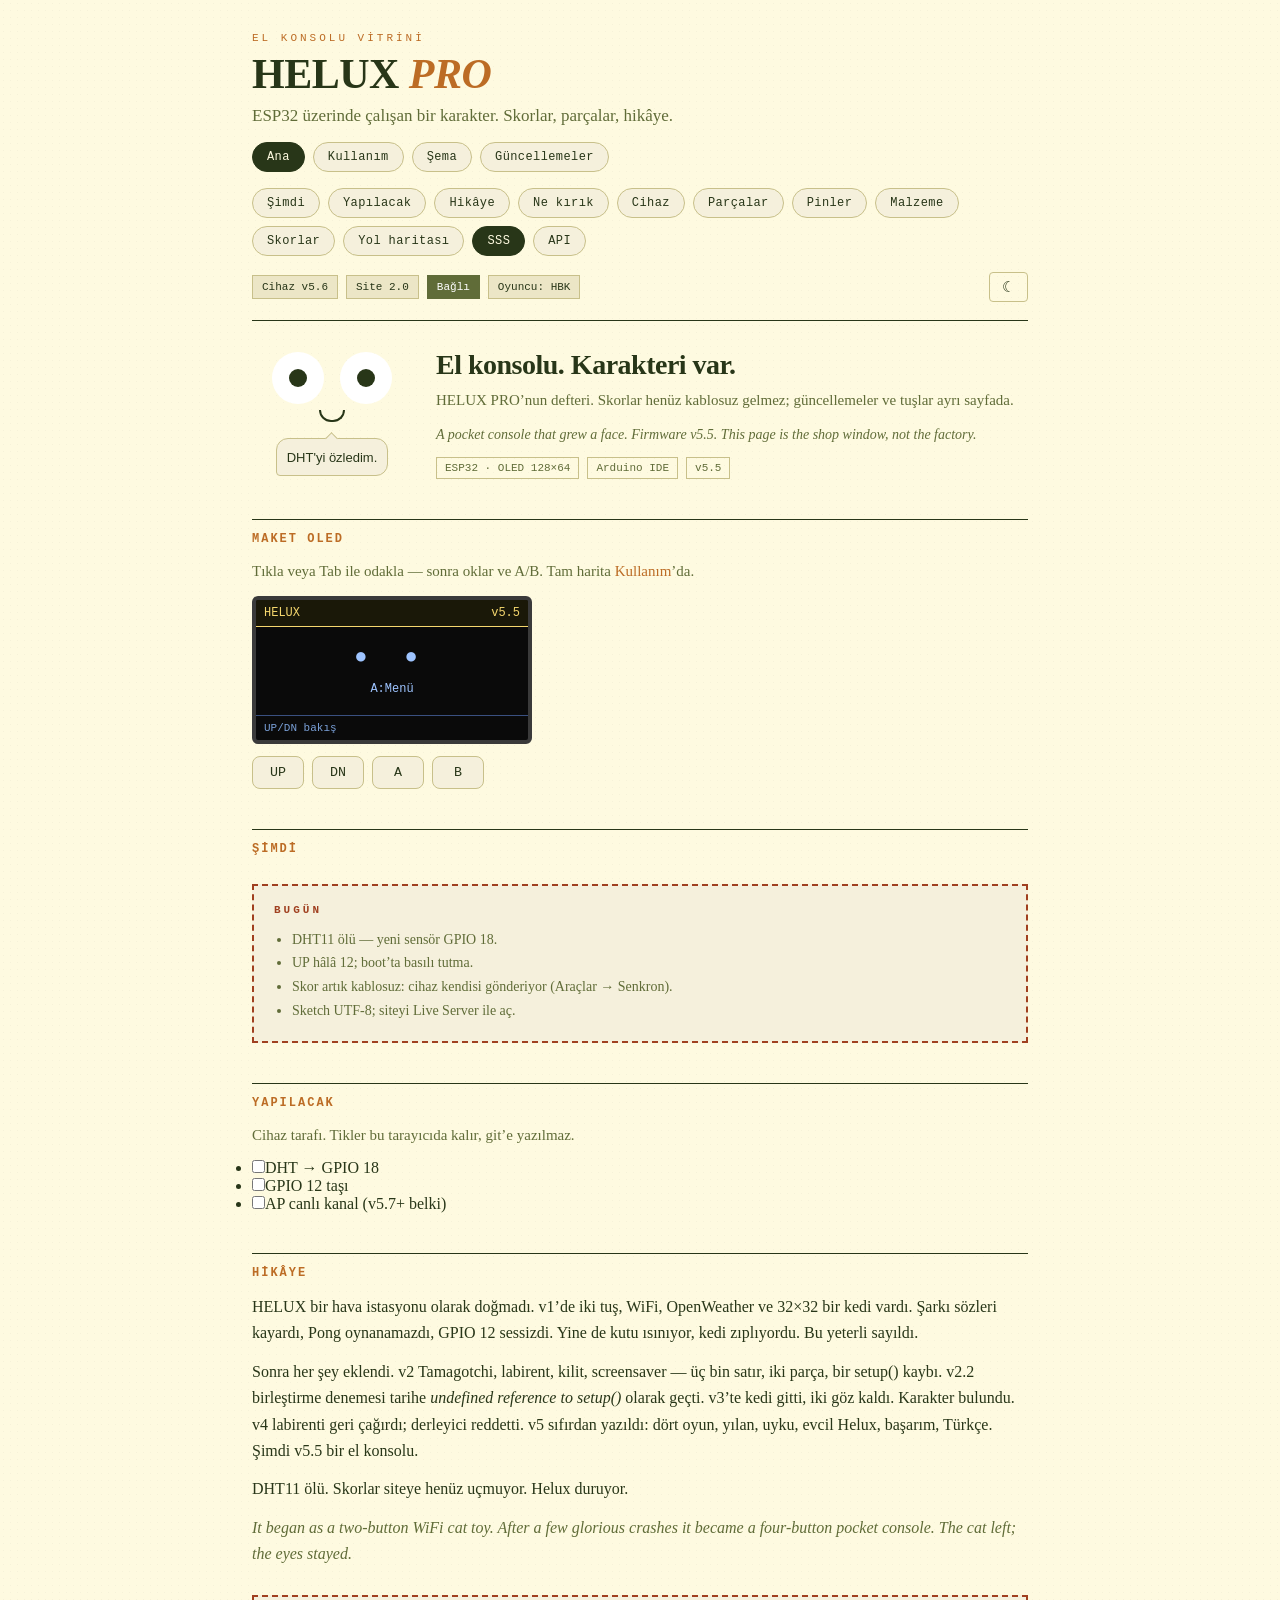
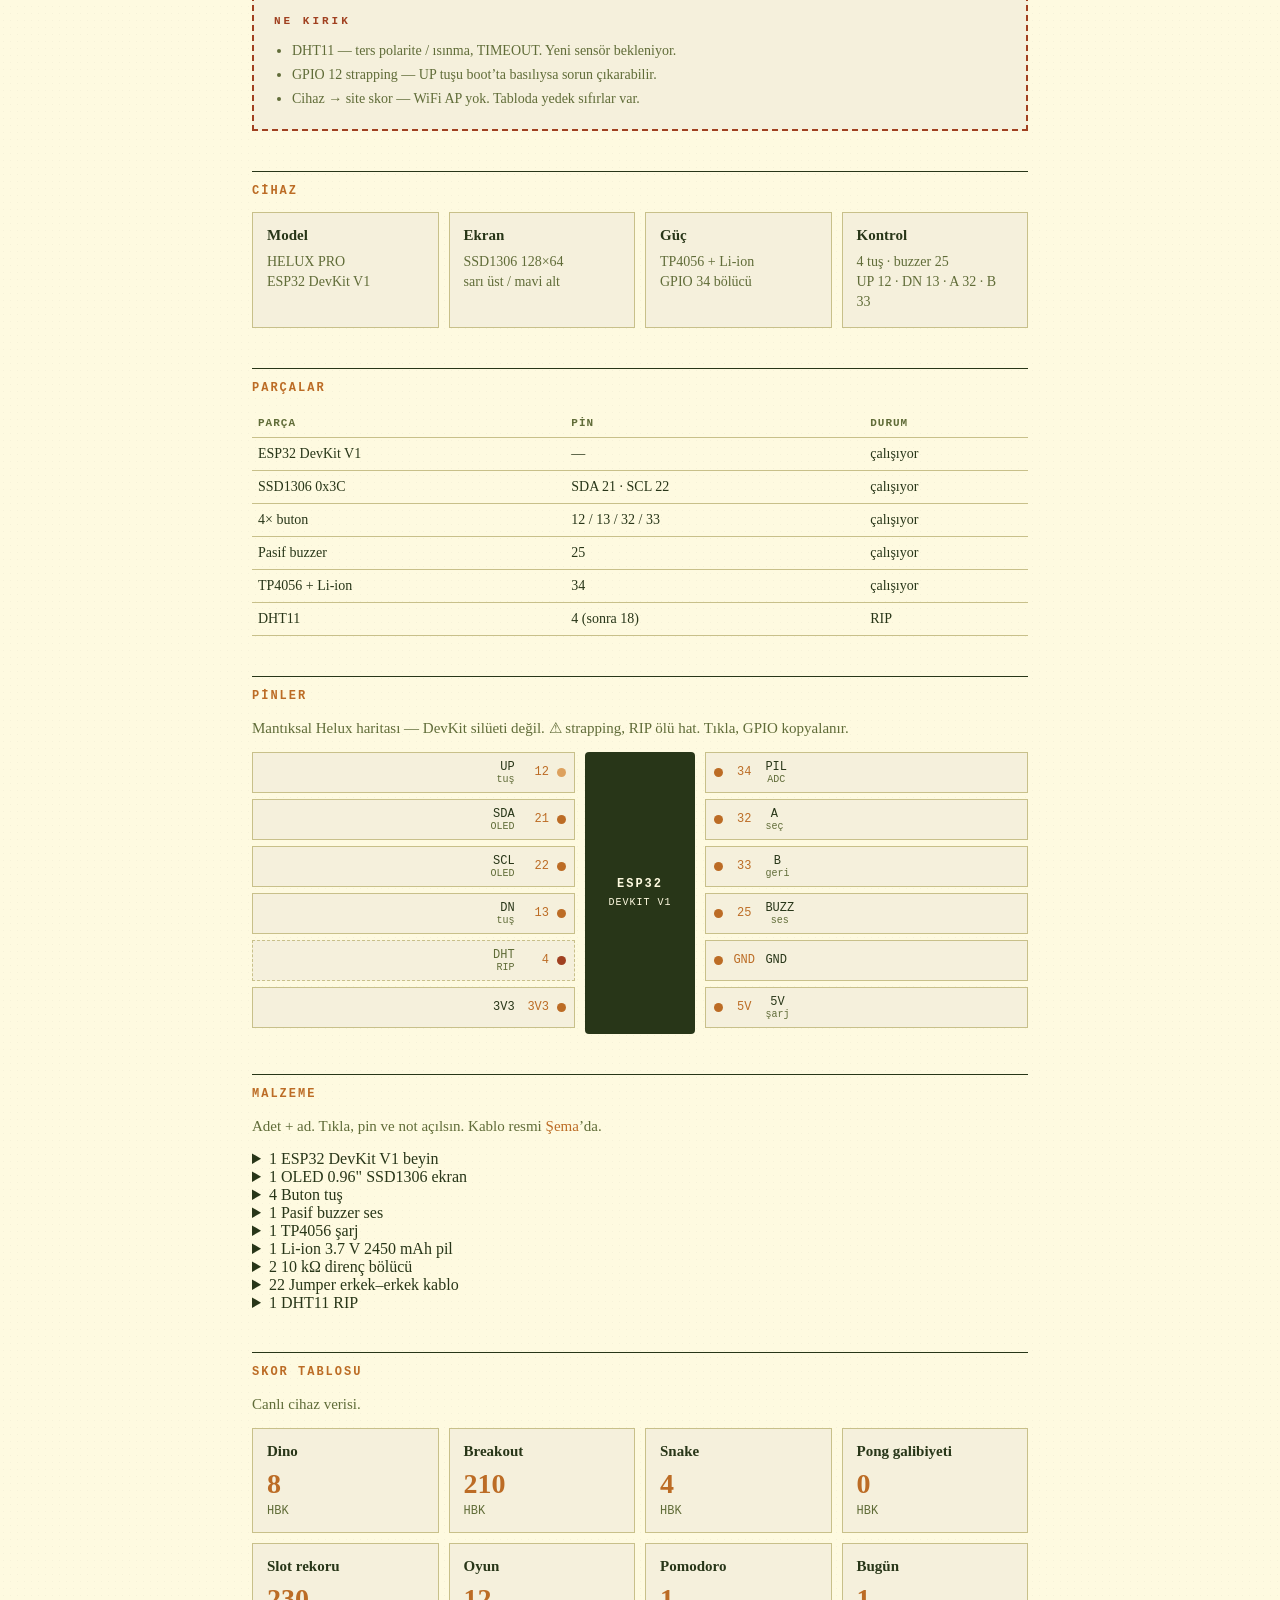
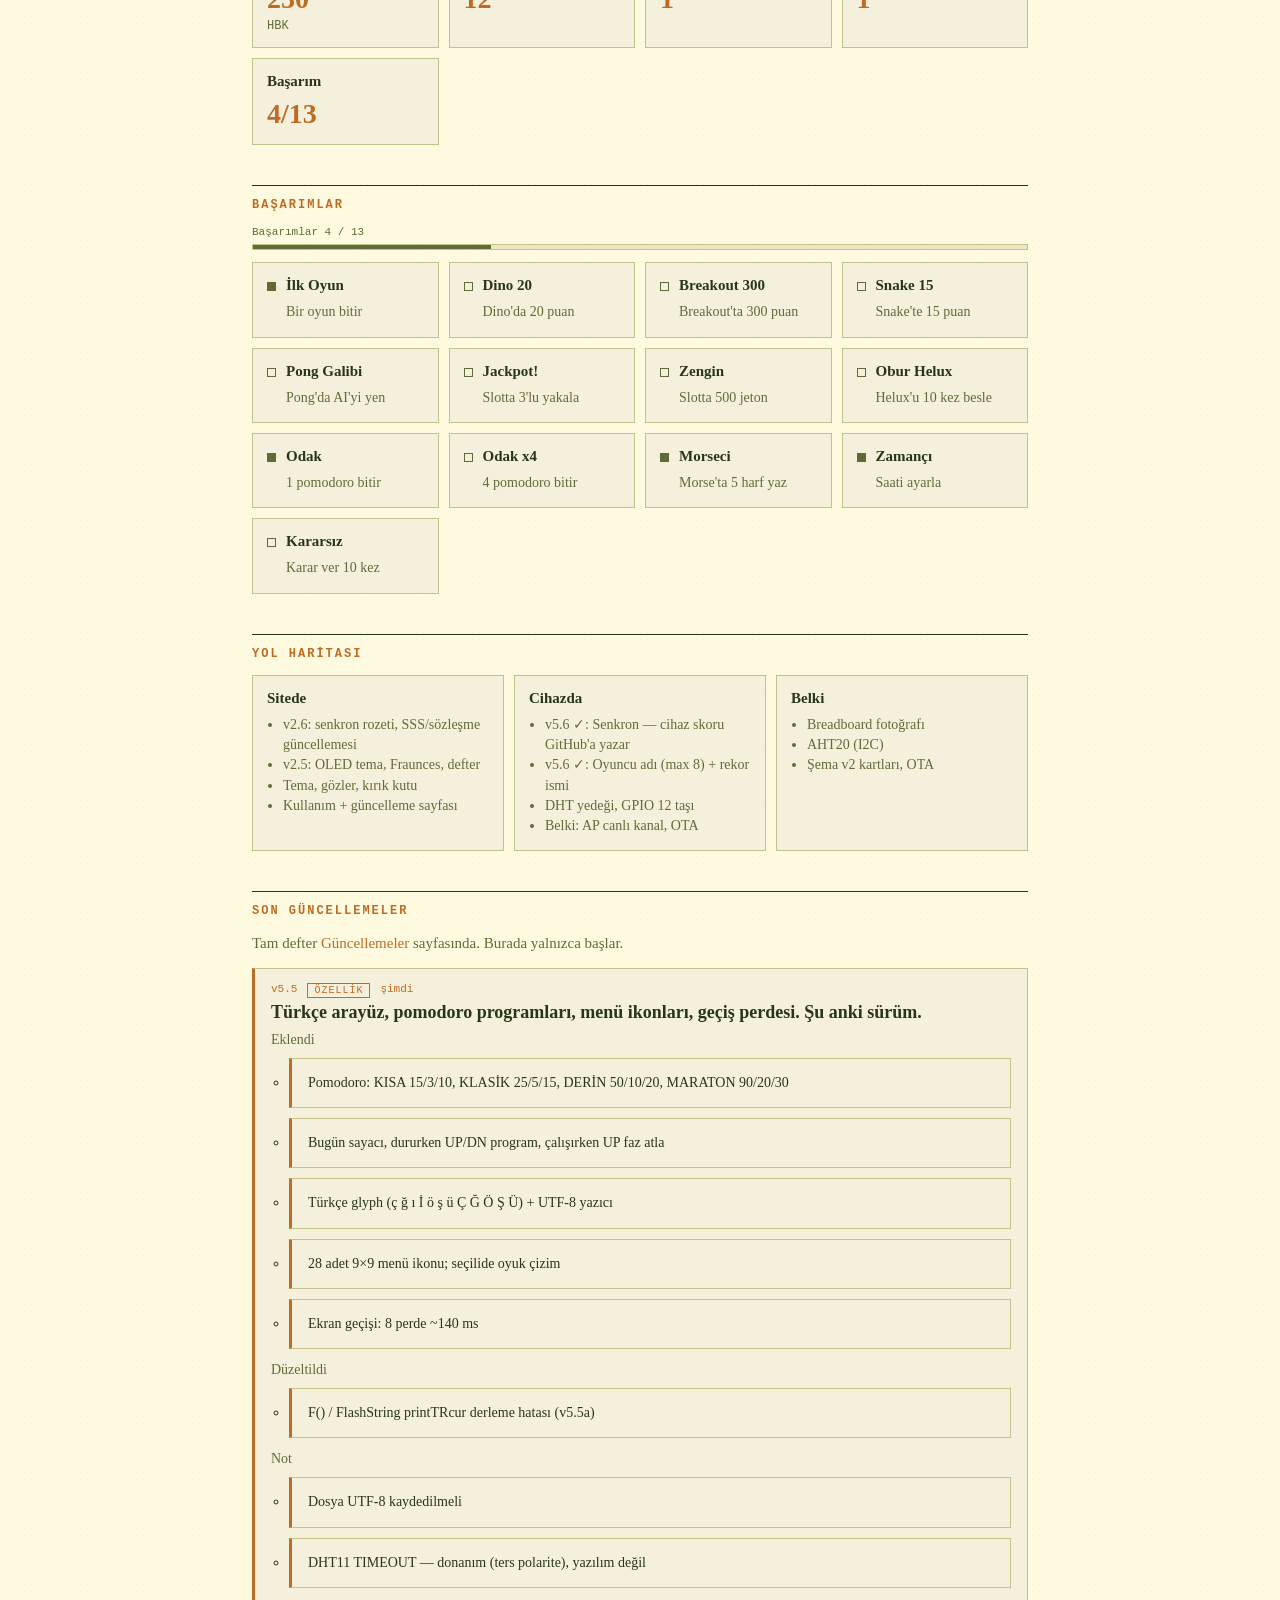
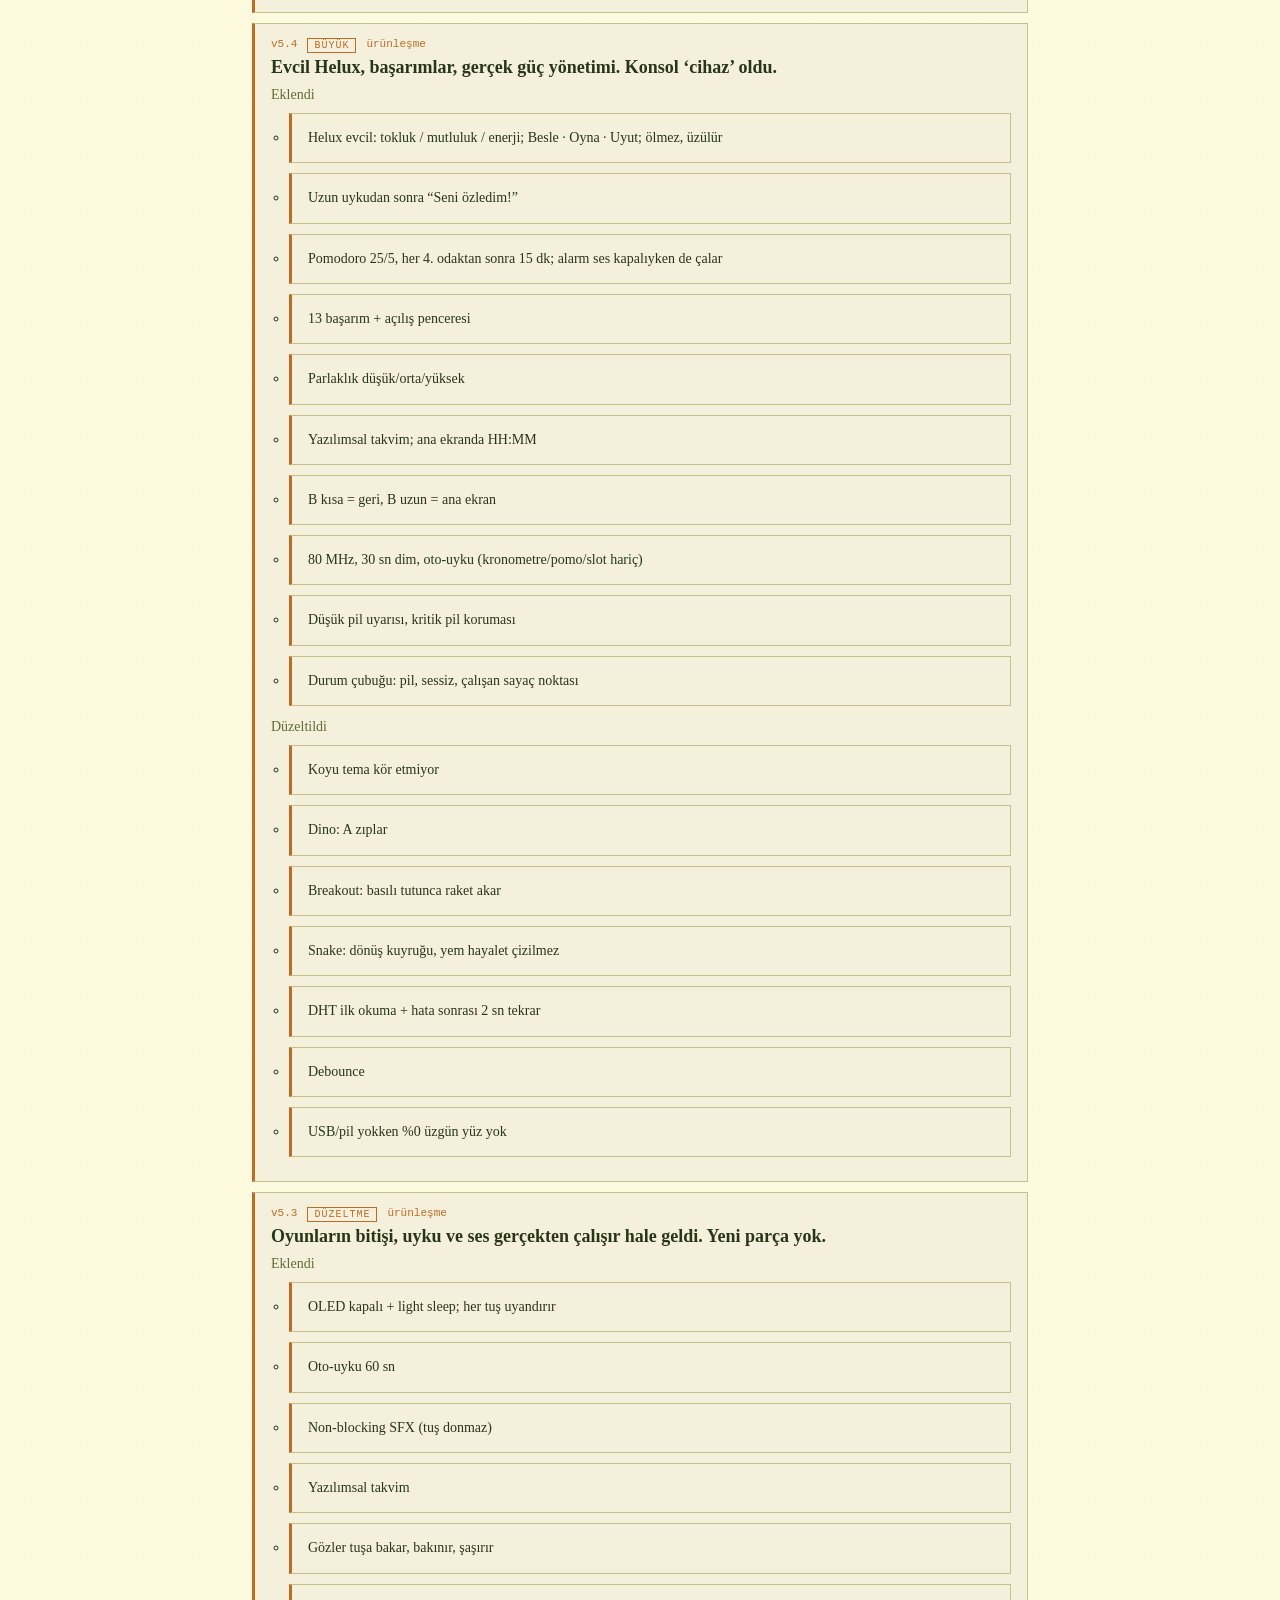
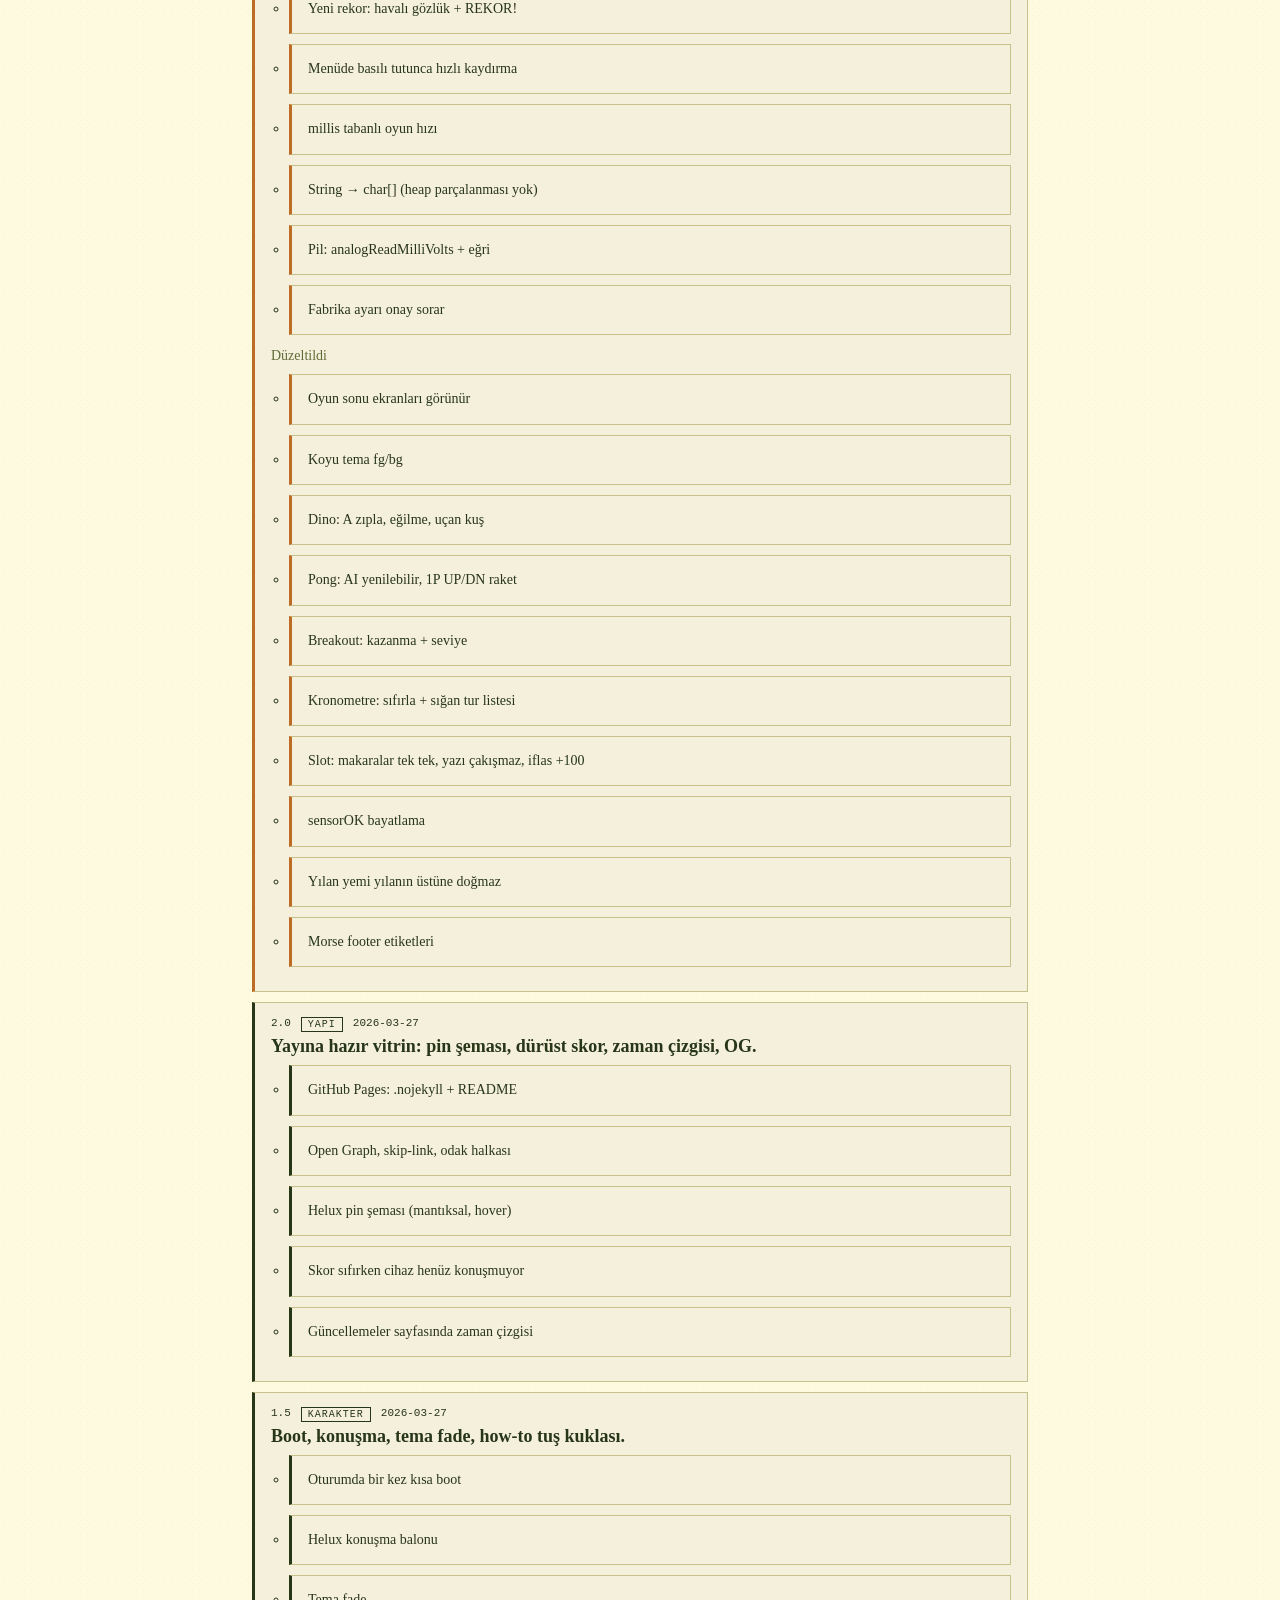
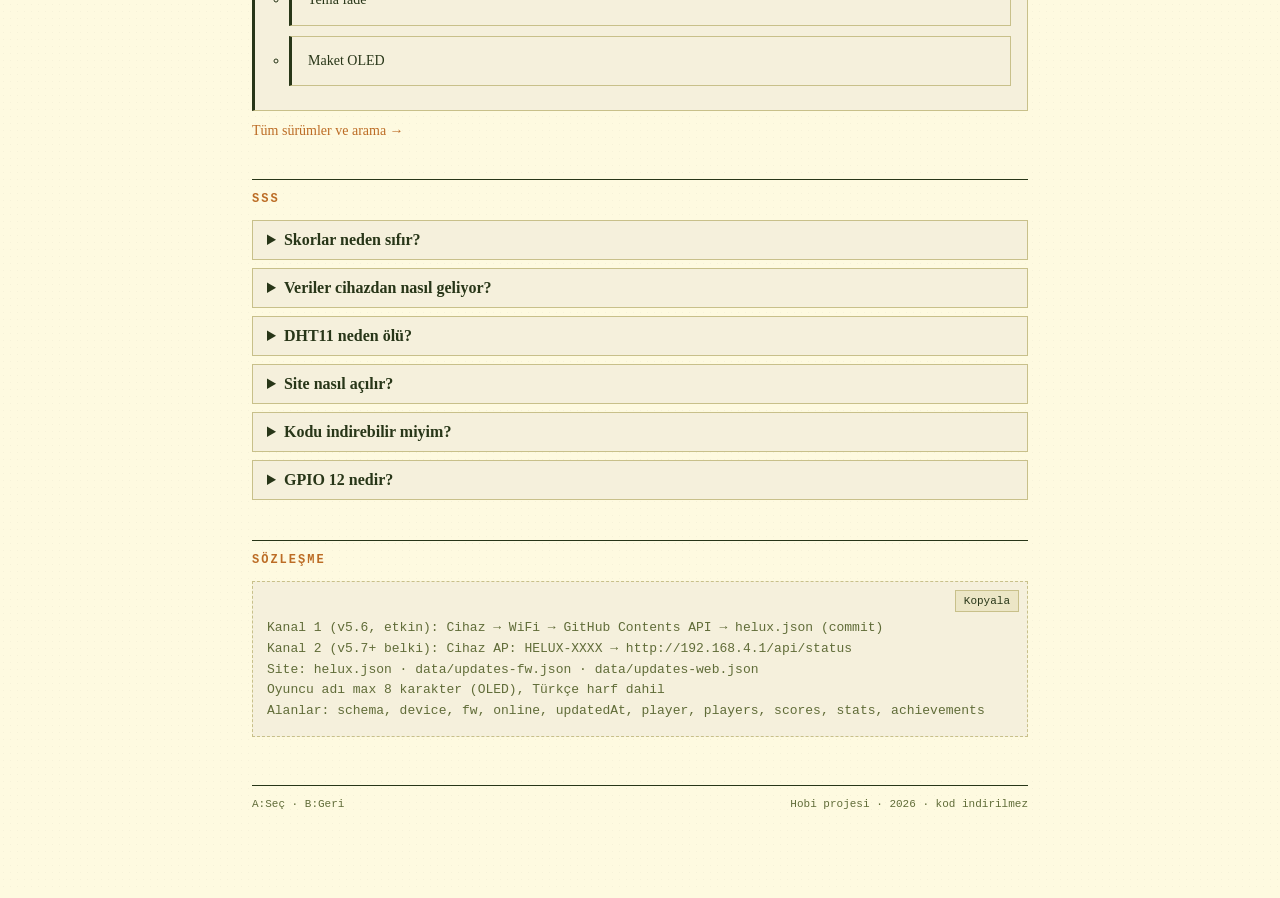
<file: index.html>
<!DOCTYPE html>
<html lang="tr">
<head>
<meta charset="UTF-8">
<meta name="viewport" content="width=device-width, initial-scale=1">
<title>HELUX — Vitrin</title>
<meta name="description" content="HELUX PRO — ESP32 el konsolu vitrini. Gözleri var. DHT’yi özlüyor.">
<meta name="theme-color" content="#283618">
<meta property="og:title" content="HELUX PRO">
<meta property="og:description" content="ESP32 el konsolu. Karakteri var. Firmware v5.5.">
<meta property="og:type" content="website">
<meta property="og:image" content="og.svg">
<link rel="icon" href="favicon.svg" type="image/svg+xml">
<link rel="apple-touch-icon" href="favicon.svg">
<link rel="preconnect" href="https://fonts.googleapis.com">
<link rel="preconnect" href="https://fonts.gstatic.com" crossorigin>
<link href="https://fonts.googleapis.com/css2?family=Fraunces:ital,opsz,wght@0,9..144,400;0,9..144,600;1,9..144,400&family=IBM+Plex+Mono:wght@400;600&display=swap" rel="stylesheet">
<script>
(function(){
  var t = localStorage.getItem("helux-theme");
  if (t !== "light" && t !== "dark" && t !== "oled") {
    t = window.matchMedia("(prefers-color-scheme: dark)").matches ? "dark" : "light";
  }
  document.documentElement.setAttribute("data-theme", t);
  var c = { light: "#283618", dark: "#0d0e14", oled: "#0a0a0a" };
  var m = document.querySelector('meta[name="theme-color"]');
  if (m) m.setAttribute("content", c[t] || c.light);
})();
</script>
<link rel="stylesheet" href="assets/style.css">
</head>
<body>
<a class="skip" href="#icerik">İçeriğe atla</a>
<div class="wrap" id="icerik" tabindex="-1">
  <header class="site">
    <div class="kicker">El konsolu vitrini</div>
    <h1>HELUX <em>PRO</em></h1>
    <p class="sub">ESP32 üzerinde çalışan bir karakter. Skorlar, parçalar, hikâye.</p>
    <nav class="bubbles">
      <a class="active" href="index.html">Ana</a>
      <a href="how-to.html">Kullanım</a>
      <a href="sema.html">Şema</a>
      <a href="updates.html">Güncellemeler</a>
    </nav>
    <nav class="bubbles" id="sectionNav">
      <a href="#simdi">Şimdi</a>
      <a href="#yapilacak">Yapılacak</a>
      <a href="#hikaye">Hikâye</a>
      <a href="#kirik">Ne kırık</a>
      <a href="#cihaz">Cihaz</a>
      <a href="#parcalar">Parçalar</a>
      <a href="#pinler">Pinler</a>
      <a href="#bom">Malzeme</a>
      <a href="#skor">Skorlar</a>
      <a href="#yol">Yol haritası</a>
      <a href="#sss">SSS</a>
      <a href="#api">API</a>
    </nav>
    <div class="badges">
      <span class="badge" id="pillFw">Cihaz v5.5</span>
      <span class="badge" id="pillWeb">Site 2.5</span>
      <span class="badge off" id="pillLink">Bağlı değil</span>
      <span class="badge" id="pillPlayer">Oyuncu: HELUX</span>
      <button id="themeToggle" class="theme-btn" type="button" title="Light" aria-label="Tema: Light">☀</button>
    </div>
  </header>

  <section class="hero">
    <div class="face" aria-hidden="true">
      <div class="eyes">
        <div class="eye"><div class="pupil"></div></div>
        <div class="eye"><div class="pupil"></div></div>
      </div>
      <div class="mouth"></div>
    </div>
    <div>
      <h2 class="hero-title">El konsolu. Karakteri var.</h2>
      <p class="lead scene">HELUX PRO’nun defteri. Skorlar henüz kablosuz gelmez; güncellemeler ve tuşlar ayrı sayfada.</p>
      <p class="en scene">A pocket console that grew a face. Firmware v5.5. This page is the shop window, not the factory.</p>
      <div class="pills">
        <span class="pill">ESP32 · OLED 128×64</span>
        <span class="pill">Arduino IDE</span>
        <span class="pill">v5.5</span>
      </div>
    </div>
  </section>

  <h2>Maket OLED</h2>
  <p class="lead">Tıkla veya Tab ile odakla — sonra oklar ve A/B. Tam harita <a href="how-to.html">Kullanım</a>’da.</p>
  <div class="puppet" id="puppet" tabindex="0">
    <div class="oled" aria-label="HELUX maket ekran">
      <div class="oled-y"><span id="oledHead">HELUX</span><span>v5.5</span></div>
      <div class="oled-b" id="oledBody"></div>
      <div class="oled-f" id="oledFoot">UP/DN bakış</div>
    </div>
    <div class="pads">
      <button type="button" data-k="up">UP</button>
      <button type="button" data-k="dn">DN</button>
      <button type="button" data-k="a">A</button>
      <button type="button" data-k="b">B</button>
    </div>
  </div>

  <h2 id="simdi">Şimdi</h2>
  <div class="broken">
    <h3>Bugün</h3>
    <ul>
      <li>DHT11 ölü — yeni sensör GPIO 18.</li>
      <li>UP hâlâ 12; boot’ta basılı tutma.</li>
      <li>Skor artık kablosuz: cihaz kendisi gönderiyor (Araçlar → Senkron).</li>
      <li>Sketch UTF-8; siteyi Live Server ile aç.</li>
    </ul>
  </div>

  <h2 id="yapilacak">Yapılacak</h2>
  <p class="lead">Cihaz tarafı. Tikler bu tarayıcıda kalır, git’e yazılmaz.</p>
  <ul class="todo" id="todoList">
    <li><label><input type="checkbox" data-todo="dht"><span>DHT → GPIO 18</span></label></li>
    <li><label><input type="checkbox" data-todo="gpio12"><span>GPIO 12 taşı</span></label></li>
    <li><label><input type="checkbox" data-todo="ap"><span>AP canlı kanal (v5.7+ belki)</span></label></li>
  </ul>

  <h2 id="hikaye">Hikâye</h2>
  <div class="story scene">
    <p>HELUX bir hava istasyonu olarak doğmadı. v1’de iki tuş, WiFi, OpenWeather ve 32×32 bir kedi vardı. Şarkı sözleri kayardı, Pong oynanamazdı, GPIO 12 sessizdi. Yine de kutu ısınıyor, kedi zıplıyordu. Bu yeterli sayıldı.</p>
    <p>Sonra her şey eklendi. v2 Tamagotchi, labirent, kilit, screensaver — üç bin satır, iki parça, bir setup() kaybı. v2.2 birleştirme denemesi tarihe <em>undefined reference to setup()</em> olarak geçti. v3’te kedi gitti, iki göz kaldı. Karakter bulundu. v4 labirenti geri çağırdı; derleyici reddetti. v5 sıfırdan yazıldı: dört oyun, yılan, uyku, evcil Helux, başarım, Türkçe. Şimdi v5.5 bir el konsolu.</p>
    <p>DHT11 ölü. Skorlar siteye henüz uçmuyor. Helux duruyor.</p>
    <p class="en">It began as a two-button WiFi cat toy. After a few glorious crashes it became a four-button pocket console. The cat left; the eyes stayed.</p>
  </div>

  <div class="broken" id="kirik">
    <h3>Ne kırık</h3>
    <ul>
      <li>DHT11 — ters polarite / ısınma, TIMEOUT. Yeni sensör bekleniyor.</li>
      <li>GPIO 12 strapping — UP tuşu boot’ta basılıysa sorun çıkarabilir.</li>
      <li>Cihaz → site skor — WiFi AP yok. Tabloda yedek sıfırlar var.</li>
    </ul>
  </div>

  <h2 id="cihaz">Cihaz</h2>
  <div class="grid">
    <div class="card"><h3>Model</h3><p>HELUX PRO<br>ESP32 DevKit V1</p></div>
    <div class="card"><h3>Ekran</h3><p>SSD1306 128×64<br>sarı üst / mavi alt</p></div>
    <div class="card"><h3>Güç</h3><p>TP4056 + Li-ion<br>GPIO 34 bölücü</p></div>
    <div class="card"><h3>Kontrol</h3><p>4 tuş · buzzer 25<br>UP 12 · DN 13 · A 32 · B 33</p></div>
  </div>

  <h2 id="parcalar">Parçalar</h2>
  <table>
    <thead><tr><th>Parça</th><th>Pin</th><th>Durum</th></tr></thead>
    <tbody>
      <tr><td>ESP32 DevKit V1</td><td>—</td><td>çalışıyor</td></tr>
      <tr><td>SSD1306 0x3C</td><td>SDA 21 · SCL 22</td><td>çalışıyor</td></tr>
      <tr><td>4× buton</td><td>12 / 13 / 32 / 33</td><td>çalışıyor</td></tr>
      <tr><td>Pasif buzzer</td><td>25</td><td>çalışıyor</td></tr>
      <tr><td>TP4056 + Li-ion</td><td>34</td><td>çalışıyor</td></tr>
      <tr><td>DHT11</td><td>4 (sonra 18)</td><td>RIP</td></tr>
    </tbody>
  </table>

  <h2 id="pinler">Pinler</h2>
  <p class="lead">Mantıksal Helux haritası — DevKit silüeti değil. ⚠ strapping, RIP ölü hat. Tıkla, GPIO kopyalanır.</p>
  <div class="pins" role="img" aria-label="HELUX pin bağlantıları">
    <button type="button" class="pin left warn" title="Strapping pin. Boot'ta basılı tutma.">
      <span>UP <small>tuş</small></span><span class="gpio">12</span><span class="hole"></span>
    </button>
    <div class="pins-chip"><strong>ESP32</strong>DEVKIT V1</div>
    <button type="button" class="pin" title="TP4056 bölücü, ADC.">
      <span class="hole"></span><span class="gpio">34</span><span>PIL <small>ADC</small></span>
    </button>
    <button type="button" class="pin left" title="OLED SDA">
      <span>SDA <small>OLED</small></span><span class="gpio">21</span><span class="hole"></span>
    </button>
    <button type="button" class="pin" title="A tuşu">
      <span class="hole"></span><span class="gpio">32</span><span>A <small>seç</small></span>
    </button>
    <button type="button" class="pin left" title="OLED SCL">
      <span>SCL <small>OLED</small></span><span class="gpio">22</span><span class="hole"></span>
    </button>
    <button type="button" class="pin" title="B tuşu, kısa geri uzun ev">
      <span class="hole"></span><span class="gpio">33</span><span>B <small>geri</small></span>
    </button>
    <button type="button" class="pin left" title="DOWN tuşu">
      <span>DN <small>tuş</small></span><span class="gpio">13</span><span class="hole"></span>
    </button>
    <button type="button" class="pin" title="Pasif buzzer">
      <span class="hole"></span><span class="gpio">25</span><span>BUZZ <small>ses</small></span>
    </button>
    <button type="button" class="pin left dead" title="Ölü. Yeni sensörde 18 önerilir.">
      <span>DHT <small>RIP</small></span><span class="gpio">4</span><span class="hole"></span>
    </button>
    <button type="button" class="pin" title="Ortak toprak">
      <span class="hole"></span><span class="gpio">GND</span><span>GND</span>
    </button>
    <button type="button" class="pin left" title="OLED ve mantık 3.3V">
      <span>3V3</span><span class="gpio">3V3</span><span class="hole"></span>
    </button>
    <button type="button" class="pin" title="USB 5V / TP4056">
      <span class="hole"></span><span class="gpio">5V</span><span>5V <small>şarj</small></span>
    </button>
  </div>

  <h2 id="bom">Malzeme</h2>
  <p class="lead">Adet + ad. Tıkla, pin ve not açılsın. Kablo resmi <a href="sema.html">Şema</a>’da.</p>
  <div class="parts">

    <details class="part">
      <summary><span class="qty">1</span> ESP32 DevKit V1 <span class="st">beyin</span></summary>
      <div class="body">
        <p>3.3 V mantık. Arduino IDE. HELUX PRO’nun tahtası.</p>
        <p>USB ile program; sahada TP4056 + Li-ion.</p>
      </div>
    </details>

    <details class="part">
      <summary><span class="qty">1</span> OLED 0.96" SSD1306 <span class="st">ekran</span></summary>
      <div class="body">
        <p>128×64, adres 0x3C. Sarı üst / mavi alt panel.</p>
        <p>SDA GPIO 21 · SCL GPIO 22 · VCC 3.3 V · GND.</p>
      </div>
    </details>

    <details class="part">
      <summary><span class="qty">4</span> Buton <span class="st">tuş</span></summary>
      <div class="body">
        <p>INPUT_PULLUP, basınca GND.</p>
        <p>UP 12 · DN 13 · A 32 · B 33. GPIO 12 strapping — boot’ta basılı tutma.</p>
      </div>
    </details>

    <details class="part">
      <summary><span class="qty">1</span> Pasif buzzer <span class="st">ses</span></summary>
      <div class="body">
        <p>GPIO 25 sinyal, diğer bacak GND. Non-blocking SFX.</p>
      </div>
    </details>

    <details class="part">
      <summary><span class="qty">1</span> TP4056 <span class="st">şarj</span></summary>
      <div class="body">
        <p>USB mikro ile Li-ion şarj. B+ / B− pile, OUT tarafı karta.</p>
        <p>Şarjdayken GPIO 34 yüzde şişer — yazılımda not var.</p>
      </div>
    </details>

    <details class="part">
      <summary><span class="qty">1</span> Li-ion 3.7 V 2450 mAh <span class="st">pil</span></summary>
      <div class="body">
        <p>TP4056 B+ / B−. Koruma devresi olan hücre kullan.</p>
      </div>
    </details>

    <details class="part">
      <summary><span class="qty">2</span> 10 kΩ direnç <span class="st">bölücü</span></summary>
      <div class="body">
        <p>Pil gerilimi yarıya: orta nokta GPIO 34 (ADC). İki 10 k eşit bölücü.</p>
      </div>
    </details>

    <details class="part">
      <summary><span class="qty">22</span> Jumper erkek–erkek <span class="st">kablo</span></summary>
      <div class="body">
        <p>Breadboard. DHT ölüyse 2–3 tanesi boşta kalabilir.</p>
        <p><a href="sema.html">Renkli hat şeması →</a></p>
      </div>
    </details>

    <details class="part">
      <summary><span class="qty">1</span> DHT11 <span class="st rip">RIP</span></summary>
      <div class="body">
        <p>GPIO 4 idi. Ters polarite / ısınma, TIMEOUT. Yeni sensörde GPIO 18.</p>
      </div>
    </details>

  </div>

  <h2 id="skor">Skor tablosu</h2>
  <p class="lead" id="scoreHint">Yerel yedek. ESP32 bağlanınca isim ve rekor buraya yazılacak.</p>
  <div class="grid" id="scoreGrid"></div>
  <h2>Başarımlar</h2>
  <div class="grid" id="achGrid"></div>

  <h2 id="yol">Yol haritası</h2>
  <div class="grid grid-3">
    <div class="card">
      <h3>Sitede</h3>
      <ul>
        <li>v2.6: senkron rozeti, SSS/sözleşme güncellemesi</li>
        <li>v2.5: OLED tema, Fraunces, defter</li>
        <li>Tema, gözler, kırık kutu</li>
        <li>Kullanım + güncelleme sayfası</li>
      </ul>
    </div>
    <div class="card">
      <h3>Cihazda</h3>
      <ul>
        <li>v5.6 ✓: Senkron — cihaz skoru GitHub'a yazar</li>
        <li>v5.6 ✓: Oyuncu adı (max 8) + rekor ismi</li>
        <li>DHT yedeği, GPIO 12 taşı</li>
        <li>Belki: AP canlı kanal, OTA</li>
      </ul>
    </div>
    <div class="card">
      <h3>Belki</h3>
      <ul>
        <li>Breadboard fotoğrafı</li>
        <li>AHT20 (I2C)</li>
        <li>Şema v2 kartları, OTA</li>
      </ul>
    </div>
  </div>

  <h2>Son güncellemeler</h2>
  <p class="lead">Tam defter <a href="updates.html">Güncellemeler</a> sayfasında. Burada yalnızca başlar.</p>
  <ul class="log" id="fwPreview"></ul>
  <ul class="log site" id="webPreview"></ul>
  <p class="more"><a href="updates.html">Tüm sürümler ve arama →</a></p>

  <h2 id="sss">SSS</h2>
  <details class="faq">
    <summary>Skorlar neden sıfır?</summary>
    <p>Cihaz henüz senkron olmadı. Tablo yedek JSON. Cihazda Araçlar → Senkron ile ilk gönderimi yap; site ~1 dk içinde dolar.</p>
  </details>
  <details class="faq">
    <summary>Veriler cihazdan nasıl geliyor?</summary>
    <p>Cihaz WiFi'ya bağlanıp GitHub'daki helux.json dosyasını kendisi günceller (kullanıcı adına commit). Site de bu dosyayı okur. Radyo yalnız senkron anında açılır.</p>
  </details>
  <details class="faq">
    <summary>DHT11 neden ölü?</summary>
    <p>Yanlış pin / polarite, aşırı ısınma. TIMEOUT + nan. Yazılım değil, donanım. Yeni sensör GPIO 18’e.</p>
  </details>
  <details class="faq">
    <summary>Site nasıl açılır?</summary>
    <p>VS Code’da helux klasörü → Live Server. Çift tıklama JSON’u kesebilir; o zaman da yedek görünür.</p>
  </details>
  <details class="faq">
    <summary>Kodu indirebilir miyim?</summary>
    <p>Hayır. Sketch sende kalır. Bu vitrin, fabrika değil.</p>
  </details>
  <details class="faq">
    <summary>GPIO 12 nedir?</summary>
    <p>ESP32 strapping pin. Açılışta basılı UP boot’u bozabilir. Çalışıyor; ileride başka pine taşınacak.</p>
  </details>

  <h2 id="api">Sözleşme</h2>
  <div class="api">
    Kanal 1 (v5.6, etkin): Cihaz → WiFi → GitHub Contents API → helux.json (commit)<br>
    Kanal 2 (v5.7+ belki): Cihaz AP: HELUX-XXXX → http://192.168.4.1/api/status<br>
    Site: helux.json · data/updates-fw.json · data/updates-web.json<br>
    Oyuncu adı max 8 karakter (OLED), Türkçe harf dahil<br>
    Alanlar: schema, device, fw, online, updatedAt, player, players, scores, stats, achievements
  </div>

  <footer class="site">
    <span>A:Seç · B:Geri</span>
    <span>Hobi projesi · 2026 · kod indirilmez</span>
  </footer>
</div>
<script src="assets/site.js"></script>
</body>
</html>
</file>
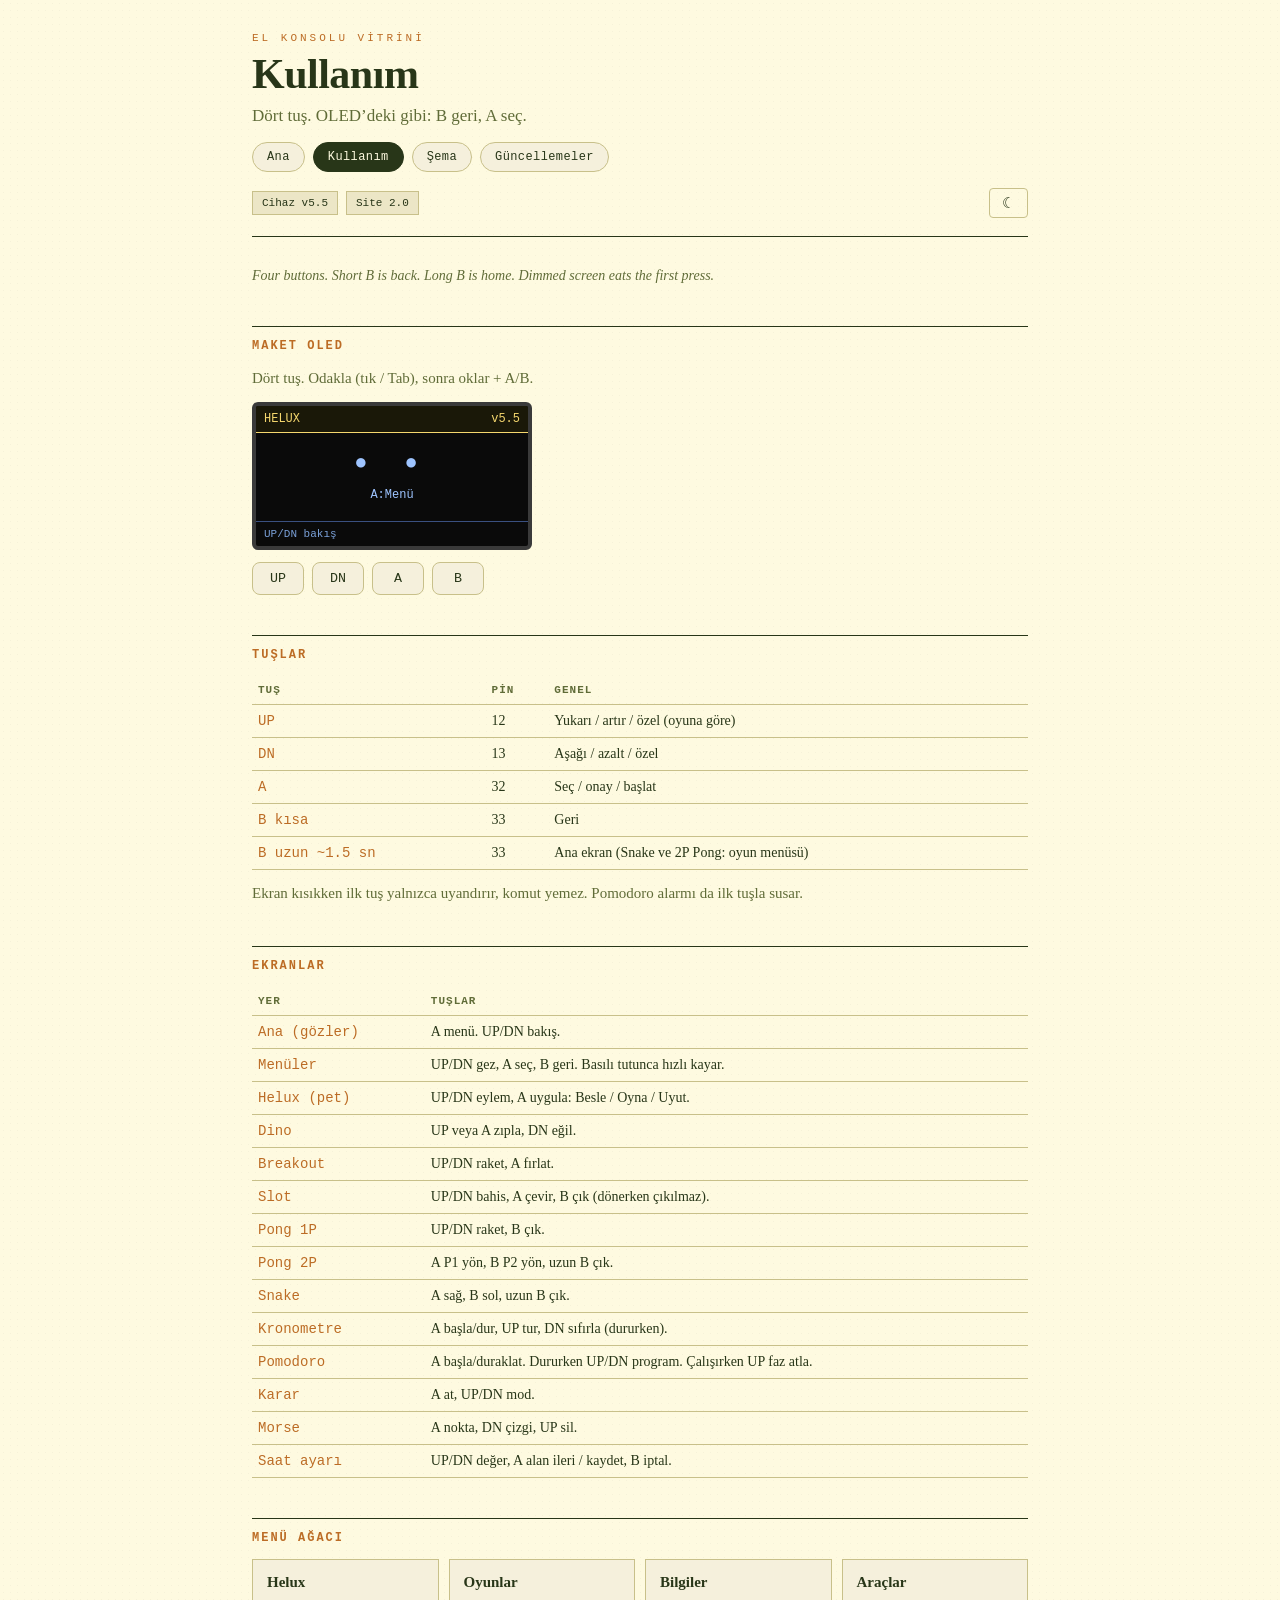
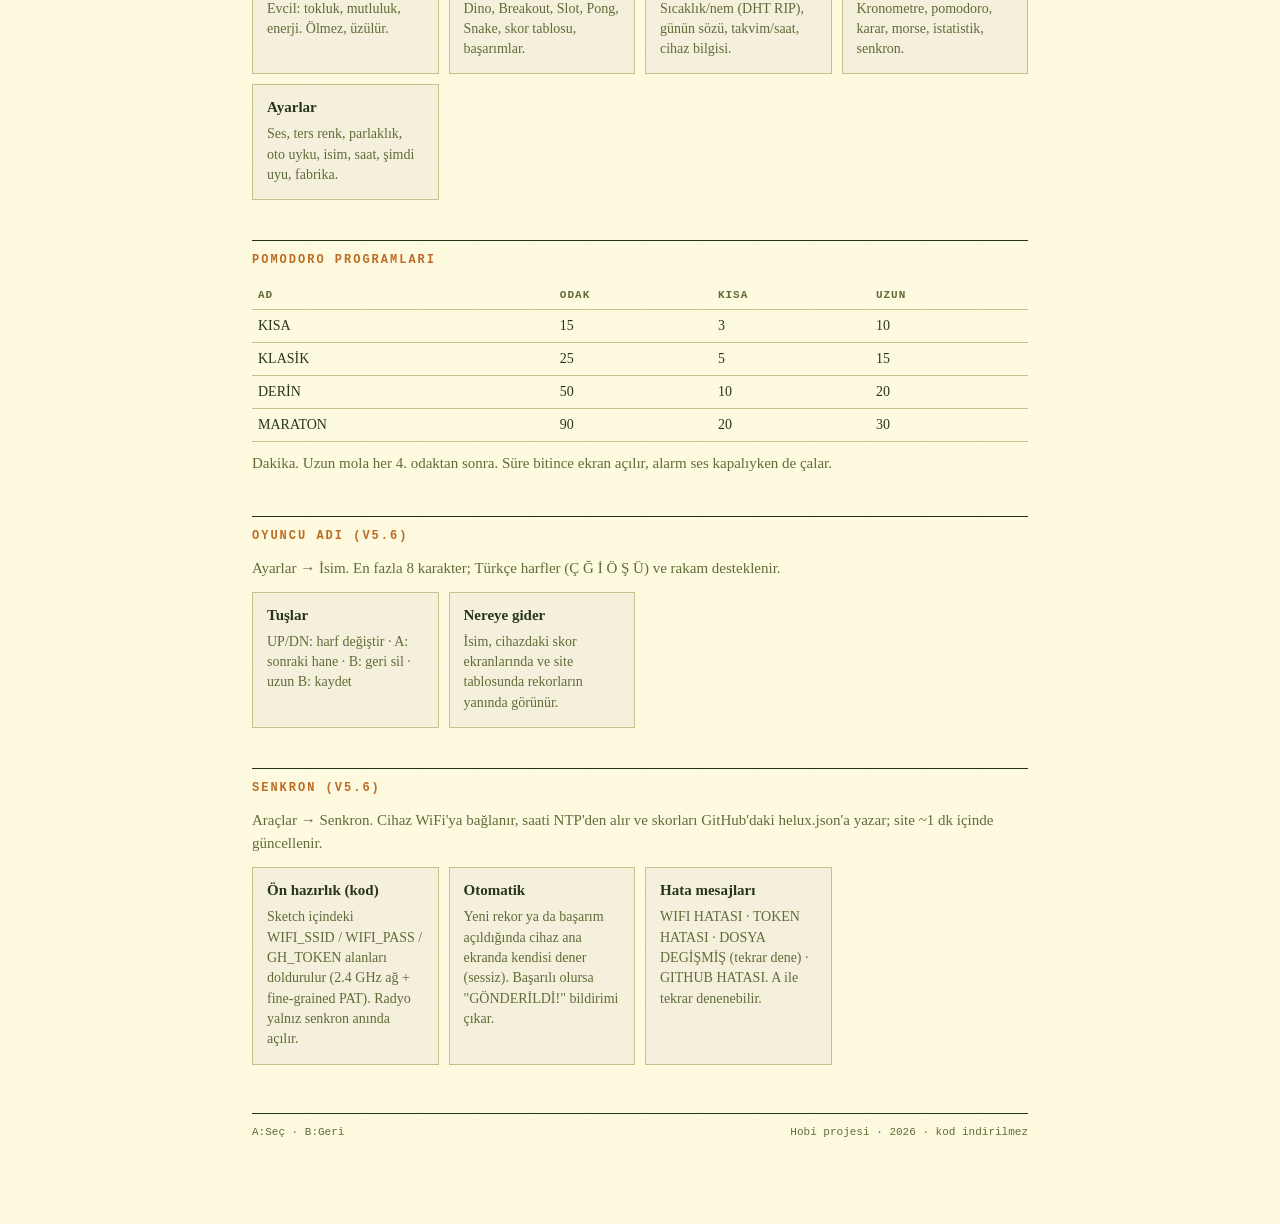
<file: how-to.html>
<!DOCTYPE html>
<html lang="tr">
<head>
<meta charset="UTF-8">
<meta name="viewport" content="width=device-width, initial-scale=1">
<title>HELUX — Kullanım</title>
<meta name="description" content="HELUX PRO tuş haritası. B geri, A seç.">
<meta name="theme-color" content="#283618">
<meta property="og:title" content="HELUX — Kullanım">
<meta property="og:description" content="Dört tuş. OLED’deki gibi.">
<meta property="og:type" content="website">
<meta property="og:image" content="og.svg">
<link rel="icon" href="favicon.svg" type="image/svg+xml">
<link rel="apple-touch-icon" href="favicon.svg">
<script>
(function(){
  var t = localStorage.getItem("helux-theme");
  if (!t) t = window.matchMedia("(prefers-color-scheme: dark)").matches ? "dark" : "light";
  document.documentElement.setAttribute("data-theme", t);
})();
</script>
<link rel="stylesheet" href="assets/style.css">
</head>
<body>
<a class="skip" href="#icerik">İçeriğe atla</a>
<div class="wrap" id="icerik" tabindex="-1">
  <header class="site">
    <div class="kicker">El konsolu vitrini</div>
    <h1>Kullanım</h1>
    <p class="sub">Dört tuş. OLED’deki gibi: B geri, A seç.</p>
        <nav class="bubbles">
      <a href="index.html">Ana</a>
      <a class="active" href="how-to.html">Kullanım</a>
      <a href="sema.html">Şema</a>
      <a href="updates.html">Güncellemeler</a>
    </nav>
    <div class="badges">
      <span class="badge">Cihaz v5.5</span>
      <span class="badge" id="pillWeb">Site 2.5</span>
      <button id="themeToggle" class="theme-btn" type="button" title="Light" aria-label="Tema: Light">☀</button>
    </div>
  </header>

  <p class="en">Four buttons. Short B is back. Long B is home. Dimmed screen eats the first press.</p>

  <h2>Maket OLED</h2>
    <p class="lead">Dört tuş. Odakla (tık / Tab), sonra oklar + A/B.</p>
  <div class="puppet" id="puppet" tabindex="0">
    <div class="oled" aria-label="HELUX maket ekran">
      <div class="oled-y"><span id="oledHead">HELUX</span><span>v5.5</span></div>
      <div class="oled-b" id="oledBody"></div>
      <div class="oled-f" id="oledFoot">UP/DN bakış</div>
    </div>
    <div class="pads">
      <button type="button" data-k="up">UP</button>
      <button type="button" data-k="dn">DN</button>
      <button type="button" data-k="a">A</button>
      <button type="button" data-k="b">B</button>
    </div>
  </div>

  <h2>Tuşlar</h2>
  <table class="keys">
    <thead><tr><th>Tuş</th><th>Pin</th><th>Genel</th></tr></thead>
    <tbody>
      <tr><td>UP</td><td>12</td><td>Yukarı / artır / özel (oyuna göre)</td></tr>
      <tr><td>DN</td><td>13</td><td>Aşağı / azalt / özel</td></tr>
      <tr><td>A</td><td>32</td><td>Seç / onay / başlat</td></tr>
      <tr><td>B kısa</td><td>33</td><td>Geri</td></tr>
      <tr><td>B uzun ~1.5 sn</td><td>33</td><td>Ana ekran (Snake ve 2P Pong: oyun menüsü)</td></tr>
    </tbody>
  </table>
  <p class="lead" style="margin-top:12px">Ekran kısıkken ilk tuş yalnızca uyandırır, komut yemez. Pomodoro alarmı da ilk tuşla susar.</p>

  <h2>Ekranlar</h2>
  <table class="keys">
    <thead><tr><th>Yer</th><th>Tuşlar</th></tr></thead>
    <tbody>
      <tr><td>Ana (gözler)</td><td>A menü. UP/DN bakış.</td></tr>
      <tr><td>Menüler</td><td>UP/DN gez, A seç, B geri. Basılı tutunca hızlı kayar.</td></tr>
      <tr><td>Helux (pet)</td><td>UP/DN eylem, A uygula: Besle / Oyna / Uyut.</td></tr>
      <tr><td>Dino</td><td>UP veya A zıpla, DN eğil.</td></tr>
      <tr><td>Breakout</td><td>UP/DN raket, A fırlat.</td></tr>
      <tr><td>Slot</td><td>UP/DN bahis, A çevir, B çık (dönerken çıkılmaz).</td></tr>
      <tr><td>Pong 1P</td><td>UP/DN raket, B çık.</td></tr>
      <tr><td>Pong 2P</td><td>A P1 yön, B P2 yön, uzun B çık.</td></tr>
      <tr><td>Snake</td><td>A sağ, B sol, uzun B çık.</td></tr>
      <tr><td>Kronometre</td><td>A başla/dur, UP tur, DN sıfırla (dururken).</td></tr>
      <tr><td>Pomodoro</td><td>A başla/duraklat. Dururken UP/DN program. Çalışırken UP faz atla.</td></tr>
      <tr><td>Karar</td><td>A at, UP/DN mod.</td></tr>
      <tr><td>Morse</td><td>A nokta, DN çizgi, UP sil.</td></tr>
      <tr><td>Saat ayarı</td><td>UP/DN değer, A alan ileri / kaydet, B iptal.</td></tr>
    </tbody>
  </table>

  <h2>Menü ağacı</h2>
  <div class="grid">
    <div class="card">
      <h3>Helux</h3>
      <p>Evcil: tokluk, mutluluk, enerji. Ölmez, üzülür.</p>
    </div>
    <div class="card">
      <h3>Oyunlar</h3>
      <p>Dino, Breakout, Slot, Pong, Snake, skor tablosu, başarımlar.</p>
    </div>
    <div class="card">
      <h3>Bilgiler</h3>
      <p>Sıcaklık/nem (DHT RIP), günün sözü, takvim/saat, cihaz bilgisi.</p>
    </div>
    <div class="card">
      <h3>Araçlar</h3>
      <p>Kronometre, pomodoro, karar, morse, istatistik, senkron.</p>
    </div>
    <div class="card">
      <h3>Ayarlar</h3>
      <p>Ses, ters renk, parlaklık, oto uyku, isim, saat, şimdi uyu, fabrika.</p>
    </div>
  </div>

  <h2>Pomodoro programları</h2>
  <table>
    <thead><tr><th>Ad</th><th>Odak</th><th>Kısa</th><th>Uzun</th></tr></thead>
    <tbody>
      <tr><td>KISA</td><td>15</td><td>3</td><td>10</td></tr>
      <tr><td>KLASİK</td><td>25</td><td>5</td><td>15</td></tr>
      <tr><td>DERİN</td><td>50</td><td>10</td><td>20</td></tr>
      <tr><td>MARATON</td><td>90</td><td>20</td><td>30</td></tr>
    </tbody>
  </table>
  <p class="lead" style="margin-top:10px">Dakika. Uzun mola her 4. odaktan sonra. Süre bitince ekran açılır, alarm ses kapalıyken de çalar.</p>

  <h2>Oyuncu adı (v5.6)</h2>
  <p class="lead">Ayarlar → İsim. En fazla 8 karakter; Türkçe harfler (Ç Ğ İ Ö Ş Ü) ve rakam desteklenir.</p>
  <div class="grid">
    <div class="card"><h3>Tuşlar</h3><p>UP/DN: harf değiştir · A: sonraki hane · B: geri sil · uzun B: kaydet</p></div>
    <div class="card"><h3>Nereye gider</h3><p>İsim, cihazdaki skor ekranlarında ve site tablosunda rekorların yanında görünür.</p></div>
  </div>

  <h2>Senkron (v5.6)</h2>
  <p class="lead">Araçlar → Senkron. Cihaz WiFi'ya bağlanır, saati NTP'den alır ve skorları GitHub'daki helux.json'a yazar; site ~1 dk içinde güncellenir.</p>
  <div class="grid">
    <div class="card"><h3>Ön hazırlık (kod)</h3><p>Sketch içindeki WIFI_SSID / WIFI_PASS / GH_TOKEN alanları doldurulur (2.4 GHz ağ + fine-grained PAT). Radyo yalnız senkron anında açılır.</p></div>
    <div class="card"><h3>Otomatik</h3><p>Yeni rekor ya da başarım açıldığında cihaz ana ekranda kendisi dener (sessiz). Başarılı olursa "GÖNDERİLDİ!" bildirimi çıkar.</p></div>
    <div class="card"><h3>Hata mesajları</h3><p>WIFI HATASI · TOKEN HATASI · DOSYA DEGİŞMİŞ (tekrar dene) · GITHUB HATASI. A ile tekrar denenebilir.</p></div>
  </div>

  <footer class="site">
    <span>A:Seç · B:Geri</span>
    <span>Hobi projesi · 2026 · kod indirilmez</span>
  </footer>
</div>
<script src="assets/site.js"></script>
</body>
</html>
</file>
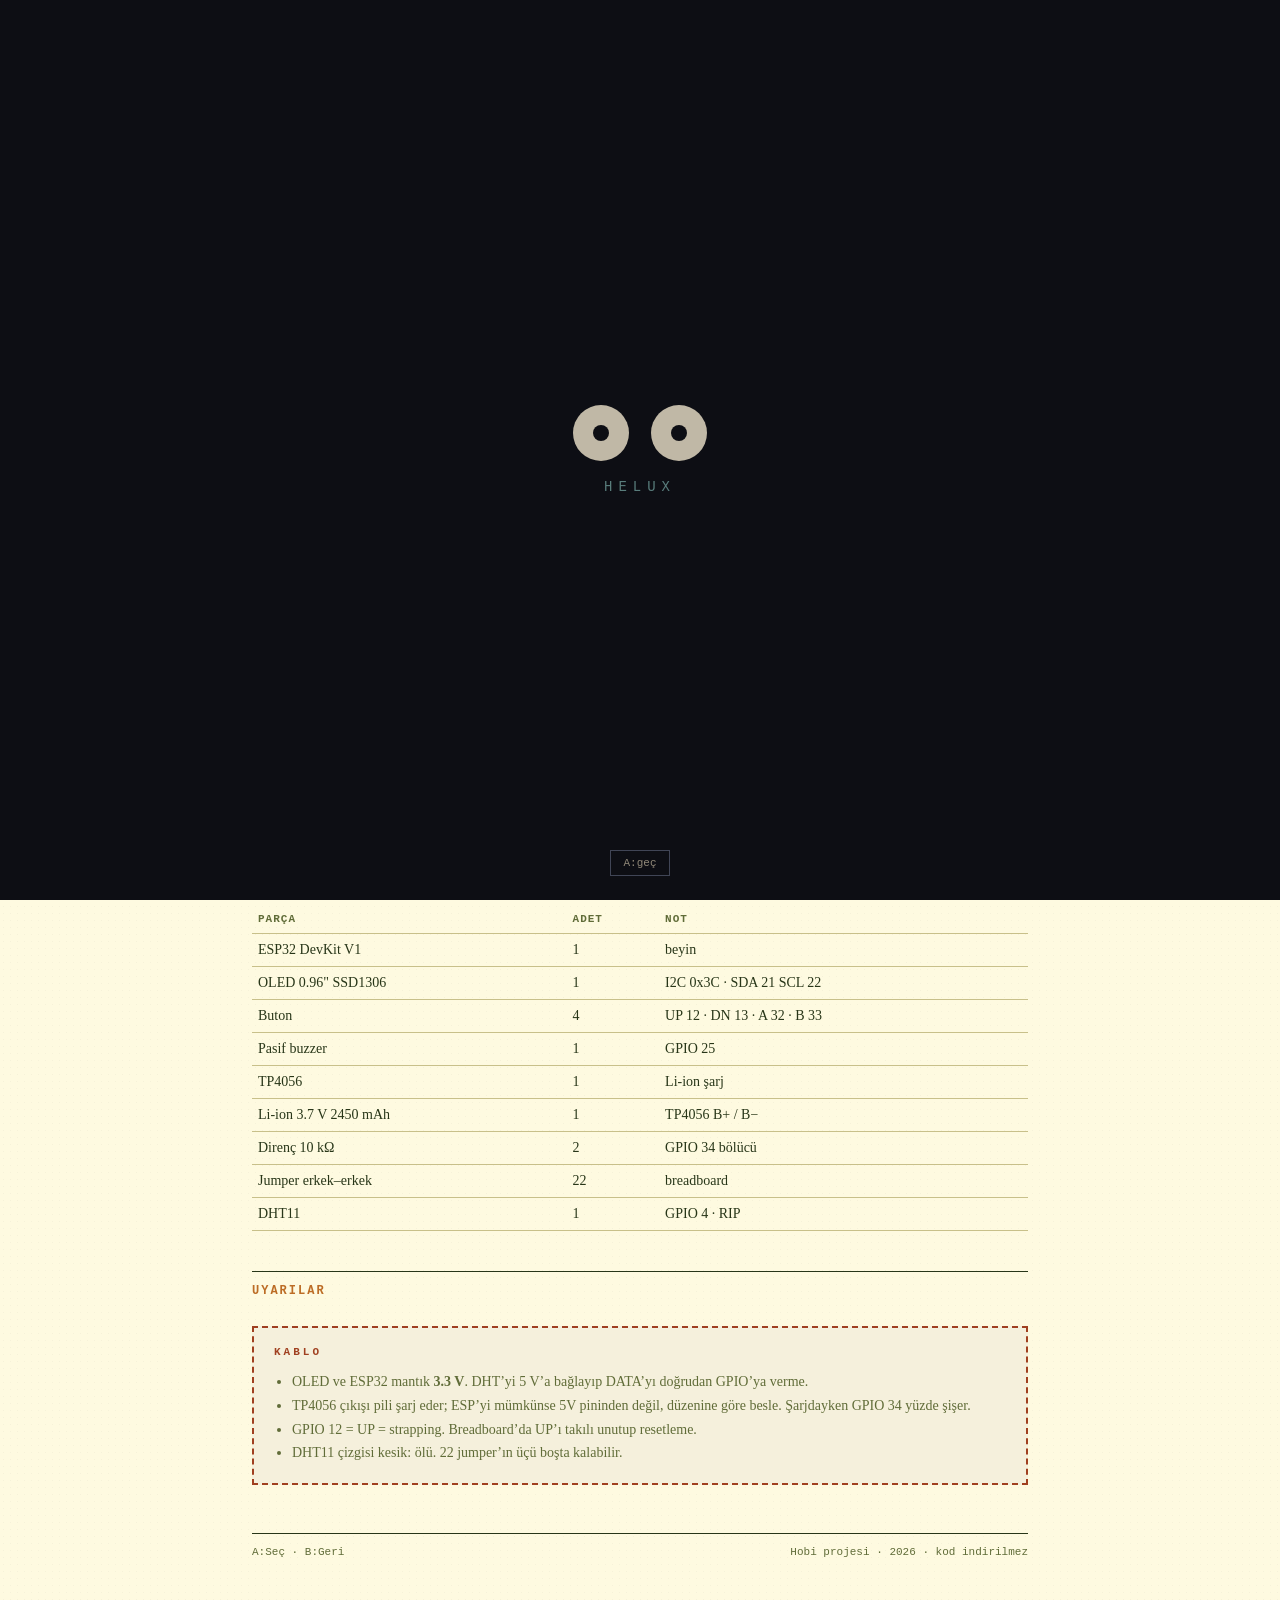
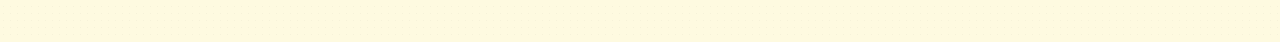
<file: sema.html>
<!DOCTYPE html>
<html lang="tr">
<head>
<meta charset="UTF-8">
<meta name="viewport" content="width=device-width, initial-scale=1">
<title>HELUX — Şema</title>
<meta name="description" content="HELUX breadboard bağlantı şeması. 22 jumper, ESP32, OLED, DHT11.">
<meta name="theme-color" content="#283618">
<meta property="og:title" content="HELUX — Şema">
<meta property="og:description" content="Tinkercad’e yakın kablo haritası.">
<meta property="og:type" content="website">
<meta property="og:image" content="og.svg">
<link rel="icon" href="favicon.svg" type="image/svg+xml">
<link rel="apple-touch-icon" href="favicon.svg">
<script>
(function(){
  var t = localStorage.getItem("helux-theme");
  if (!t) t = window.matchMedia("(prefers-color-scheme: dark)").matches ? "dark" : "light";
  document.documentElement.setAttribute("data-theme", t);
})();
</script>
<link rel="stylesheet" href="assets/style.css">
</head>
<body>
<a class="skip" href="#icerik">İçeriğe atla</a>
<div class="wrap" id="icerik" tabindex="-1">
  <header class="site">
    <div class="kicker">El konsolu vitrini</div>
    <h1>Şema</h1>
    <p class="sub">Breadboard. Renkli jumper. Tıklayınca hat yanar. Tinkercad değil — Helux’un kablosu.</p>
    <nav class="bubbles">
      <a href="index.html">Ana</a>
      <a href="how-to.html">Kullanım</a>
      <a class="active" href="sema.html">Şema</a>
      <a href="updates.html">Güncellemeler</a>
    </nav>
    <div class="badges">
      <span class="badge">Cihaz v5.5</span>
      <span class="badge" id="pillWeb">Site 2.5</span>
      <button id="themeToggle" class="theme-btn" title="Tema">☾</button>
    </div>
  </header>

  <p class="lead">Kırmızı = VCC, siyah = GND, diğerleri sinyal. DHT kesik çizgi: RIP. GPIO 12 turuncu uyarı.</p>
  <p class="hint-net" id="netHint">Bir kabloya veya kutuya tıkla — hat yanar.</p>

  <div class="bread-wrap">
    <svg class="bread-svg" viewBox="0 0 900 560" xmlns="http://www.w3.org/2000/svg" aria-label="HELUX breadboard şeması">
      <defs>
        <pattern id="holes" width="10" height="10" patternUnits="userSpaceOnUse">
          <circle cx="5" cy="5" r="1.15" fill="#c4b8a4"/>
        </pattern>
      </defs>

      <!-- breadboard -->
      <rect x="200" y="168" width="500" height="248" rx="8" fill="#f3ead4"/>
      <rect x="200" y="168" width="500" height="18" fill="#d95c5c"/>
      <rect x="200" y="398" width="500" height="18" fill="#3d6ea5"/>
      <rect x="214" y="196" width="472" height="192" fill="url(#holes)"/>
      <text x="450" y="190" text-anchor="middle" font-size="9" fill="#7a6a50" font-family="monospace">BREADBOARD · 22× jumper erkek-erkek</text>

      <!-- ESP32 -->
      <g class="mod">
        <rect x="355" y="230" width="190" height="118" rx="4" fill="#1a1d22"/>
        <rect x="361" y="236" width="178" height="22" fill="#2ecc71"/>
        <text x="450" y="252" text-anchor="middle" font-size="11" fill="#0d0e14" font-family="monospace" font-weight="700">ESP32 DEVKIT V1</text>
        <text x="450" y="278" text-anchor="middle" font-size="9" fill="#9aa3b0" font-family="monospace">3V3 · GND · 21 22 · 12 13 32 33</text>
        <text x="450" y="294" text-anchor="middle" font-size="9" fill="#9aa3b0" font-family="monospace">25 buzzer · 34 pil · 4 DHT</text>
        <rect x="348" y="248" width="8" height="8" fill="#c0c0c0"/><rect x="348" y="262" width="8" height="8" fill="#c0c0c0"/>
        <rect x="348" y="276" width="8" height="8" fill="#c0c0c0"/><rect x="348" y="290" width="8" height="8" fill="#c0c0c0"/>
        <rect x="544" y="248" width="8" height="8" fill="#c0c0c0"/><rect x="544" y="262" width="8" height="8" fill="#c0c0c0"/>
        <rect x="544" y="276" width="8" height="8" fill="#c0c0c0"/><rect x="544" y="290" width="8" height="8" fill="#c0c0c0"/>
        <rect x="544" y="304" width="8" height="8" fill="#c0c0c0"/>
        <rect x="348" y="304" width="8" height="8" fill="#c0c0c0"/>
        <rect x="348" y="318" width="8" height="8" fill="#c0c0c0"/>
        <rect x="544" y="318" width="8" height="8" fill="#c0c0c0"/>
      </g>

      <!-- BATTERY -->
      <g class="net" data-net="bat" data-label="Li-ion 3.7V 2450 mAh → TP4056 B+ / B−">
        <rect class="mod" x="24" y="40" width="130" height="70" rx="6" fill="#2b2f38" stroke="#dda15e" stroke-width="2"/>
        <text x="89" y="68" text-anchor="middle" font-size="11" fill="#fefae0" font-family="monospace">Li-ion</text>
        <text x="89" y="86" text-anchor="middle" font-size="10" fill="#dda15e" font-family="monospace">3.7V 2450mAh</text>
        <path class="wire" d="M154 75 C190 75, 190 88, 210 88" stroke="#e74c3c"/>
      </g>

      <!-- TP4056 -->
      <g class="net" data-net="chg" data-label="TP4056 OUT → ESP32 5V / GND (USB şarj da buradan)">
        <rect class="mod" x="200" y="36" width="120" height="78" rx="4" fill="#1e6b4a"/>
        <text x="260" y="62" text-anchor="middle" font-size="11" fill="#fff" font-family="monospace">TP4056</text>
        <text x="260" y="80" text-anchor="middle" font-size="9" fill="#b8f0d0" font-family="monospace">IN USB · OUT bat</text>
        <text x="260" y="96" text-anchor="middle" font-size="9" fill="#b8f0d0" font-family="monospace">B+ B−</text>
        <path class="wire" d="M260 114 V168" stroke="#e74c3c"/>
        <path class="wire" d="M248 114 V168" stroke="#2c3e50"/>
      </g>

      <!-- OLED -->
      <g class="net" data-net="oled" data-label="OLED 0.96 0x3C · VCC 3V3, GND, SDA 21, SCL 22">
        <rect class="mod" x="700" y="28" width="170" height="100" rx="5" fill="#111"/>
        <rect x="712" y="40" width="146" height="52" rx="2" fill="#0b1220"/>
        <rect x="712" y="40" width="146" height="14" fill="#c9a227"/>
        <text x="785" y="51" text-anchor="middle" font-size="8" fill="#1a1808" font-family="monospace">SSD1306 0.96"</text>
        <text x="785" y="78" text-anchor="middle" font-size="13" fill="#6ea8ff" font-family="monospace">● ●</text>
        <text x="785" y="116" text-anchor="middle" font-size="9" fill="#aaa" font-family="monospace">VCC GND SDA SCL</text>
        <path class="wire" d="M700 70 C620 70, 600 248, 544 252" stroke="#f1c40f"/>
        <path class="wire" d="M700 82 C640 90, 610 262, 544 266" stroke="#3498db"/>
        <path class="wire" d="M700 54 C580 40, 520 200, 450 230" stroke="#e74c3c"/>
        <path class="wire" d="M785 128 V168" stroke="#2c3e50"/>
      </g>

      <!-- DHT RIP -->
      <g class="net" data-net="dht" data-label="DHT11 GPIO 4 — RIP. Yeni sensörde 18 önerilir.">
        <rect class="mod" x="28" y="200" width="110" height="72" rx="4" fill="#5c3d2e" stroke="#a04020" stroke-dasharray="5 3" stroke-width="2"/>
        <text x="83" y="228" text-anchor="middle" font-size="11" fill="#fefae0" font-family="monospace">DHT11</text>
        <text x="83" y="248" text-anchor="middle" font-size="10" fill="#e67e22" font-family="monospace">RIP · GPIO4</text>
        <path class="wire" d="M138 236 C200 236, 280 300, 348 300" stroke="#9b59b6" stroke-dasharray="6 4"/>
        <path class="wire" d="M83 272 V398" stroke="#2c3e50" stroke-dasharray="6 4"/>
      </g>

      <!-- BUZZER -->
      <g class="net" data-net="buzz" data-label="Pasif buzzer · sinyal GPIO 25, GND ortak">
        <circle class="mod" cx="90" cy="470" r="42" fill="#222" stroke="#bc6c25" stroke-width="3"/>
        <circle cx="90" cy="470" r="18" fill="#444"/>
        <text x="90" y="474" text-anchor="middle" font-size="8" fill="#dda15e" font-family="monospace">BUZZ</text>
        <path class="wire" d="M132 470 C240 470, 320 330, 348 318" stroke="#e67e22"/>
        <path class="wire" d="M90 428 V416" stroke="#2c3e50"/>
      </g>

      <!-- BUTTONS -->
      <g class="net" data-net="btn" data-label="4 buton INPUT_PULLUP: UP12 DN13 A32 B33 → GND">
        <g class="mod">
          <rect x="250" y="448" width="48" height="36" rx="4" fill="#ece6c6" stroke="#283618"/>
          <text x="274" y="470" text-anchor="middle" font-size="10" font-family="monospace">UP</text>
          <rect x="308" y="448" width="48" height="36" rx="4" fill="#ece6c6" stroke="#283618"/>
          <text x="332" y="470" text-anchor="middle" font-size="10" font-family="monospace">DN</text>
          <rect x="366" y="448" width="48" height="36" rx="4" fill="#ece6c6" stroke="#283618"/>
          <text x="390" y="470" text-anchor="middle" font-size="10" font-family="monospace">A</text>
          <rect x="424" y="448" width="48" height="36" rx="4" fill="#ece6c6" stroke="#283618"/>
          <text x="448" y="470" text-anchor="middle" font-size="10" font-family="monospace">B</text>
        </g>
        <path class="wire" d="M274 448 C274 360, 330 280, 348 276" stroke="#f39c12"/>
        <path class="wire" d="M332 448 C332 370, 340 290, 348 290" stroke="#27ae60"/>
        <path class="wire" d="M390 448 C430 400, 520 290, 544 276" stroke="#1abc9c"/>
        <path class="wire" d="M448 448 C500 390, 530 304, 544 290" stroke="#8e44ad"/>
      </g>

      <!-- ADC battery sense -->
      <g class="net" data-net="adc" data-label="Pil bölücü 10k+10k → GPIO 34 (ADC). TP4056 şarjdayken % şişer.">
        <rect class="mod" x="700" y="430" width="170" height="70" rx="4" fill="#252933"/>
        <text x="785" y="458" text-anchor="middle" font-size="11" fill="#ddd4be" font-family="monospace">10k + 10k</text>
        <text x="785" y="478" text-anchor="middle" font-size="10" fill="#597d7c" font-family="monospace">bölücü → GPIO 34</text>
        <path class="wire" d="M700 460 C620 460, 580 330, 544 318" stroke="#16a085"/>
      </g>

      <!-- 3V3 rail note -->
      <g class="net" data-net="vcc" data-label="Kırmızı ray: 3V3 (OLED, DHT, pull-up). 5V yalnızca TP4056 / USB.">
        <path class="wire" d="M220 177 H680" stroke="#e74c3c"/>
      </g>
      <g class="net" data-net="gnd" data-label="Mavi ray: GND ortak. 22 jumper’ın çoğu buraya döner.">
        <path class="wire" d="M220 407 H680" stroke="#2c3e50"/>
      </g>
    </svg>
  </div>

  <div class="legend">
    <span><i style="background:#e74c3c"></i>VCC / 3V3</span>
    <span><i style="background:#2c3e50"></i>GND</span>
    <span><i style="background:#f1c40f"></i>SDA 21</span>
    <span><i style="background:#3498db"></i>SCL 22</span>
    <span><i style="background:#e67e22"></i>Buzzer 25</span>
    <span><i style="background:#9b59b6"></i>DHT 4 (RIP)</span>
    <span><i style="background:#16a085"></i>Pil ADC 34</span>
    <span><i style="background:#f39c12"></i>UP 12 ⚠</span>
  </div>

  <h2>Malzeme</h2>
  <table class="bom">
    <thead><tr><th>Parça</th><th>Adet</th><th>Not</th></tr></thead>
        <tbody>
      <tr><td>ESP32 DevKit V1</td><td>1</td><td>beyin</td></tr>
      <tr><td>OLED 0.96" SSD1306</td><td>1</td><td>I2C 0x3C · SDA 21 SCL 22</td></tr>
      <tr><td>Buton</td><td>4</td><td>UP 12 · DN 13 · A 32 · B 33</td></tr>
      <tr><td>Pasif buzzer</td><td>1</td><td>GPIO 25</td></tr>
      <tr><td>TP4056</td><td>1</td><td>Li-ion şarj</td></tr>
      <tr><td>Li-ion 3.7 V 2450 mAh</td><td>1</td><td>TP4056 B+ / B−</td></tr>
      <tr><td>Direnç 10 kΩ</td><td>2</td><td>GPIO 34 bölücü</td></tr>
      <tr><td>Jumper erkek–erkek</td><td>22</td><td>breadboard</td></tr>
      <tr><td>DHT11</td><td>1</td><td>GPIO 4 · RIP</td></tr>
    </tbody>
  </table>

  <h2>Uyarılar</h2>
  <div class="broken">
    <h3>Kablo</h3>
    <ul>
      <li>OLED ve ESP32 mantık <strong>3.3 V</strong>. DHT’yi 5 V’a bağlayıp DATA’yı doğrudan GPIO’ya verme.</li>
      <li>TP4056 çıkışı pili şarj eder; ESP’yi mümkünse 5V pininden değil, düzenine göre besle. Şarjdayken GPIO 34 yüzde şişer.</li>
      <li>GPIO 12 = UP = strapping. Breadboard’da UP’ı takılı unutup resetleme.</li>
      <li>DHT11 çizgisi kesik: ölü. 22 jumper’ın üçü boşta kalabilir.</li>
    </ul>
  </div>

  <footer class="site">
    <span>A:Seç · B:Geri</span>
    <span>Hobi projesi · 2026 · kod indirilmez</span>
  </footer>
</div>
<script src="assets/site.js"></script>
</body>
</html>
</file>
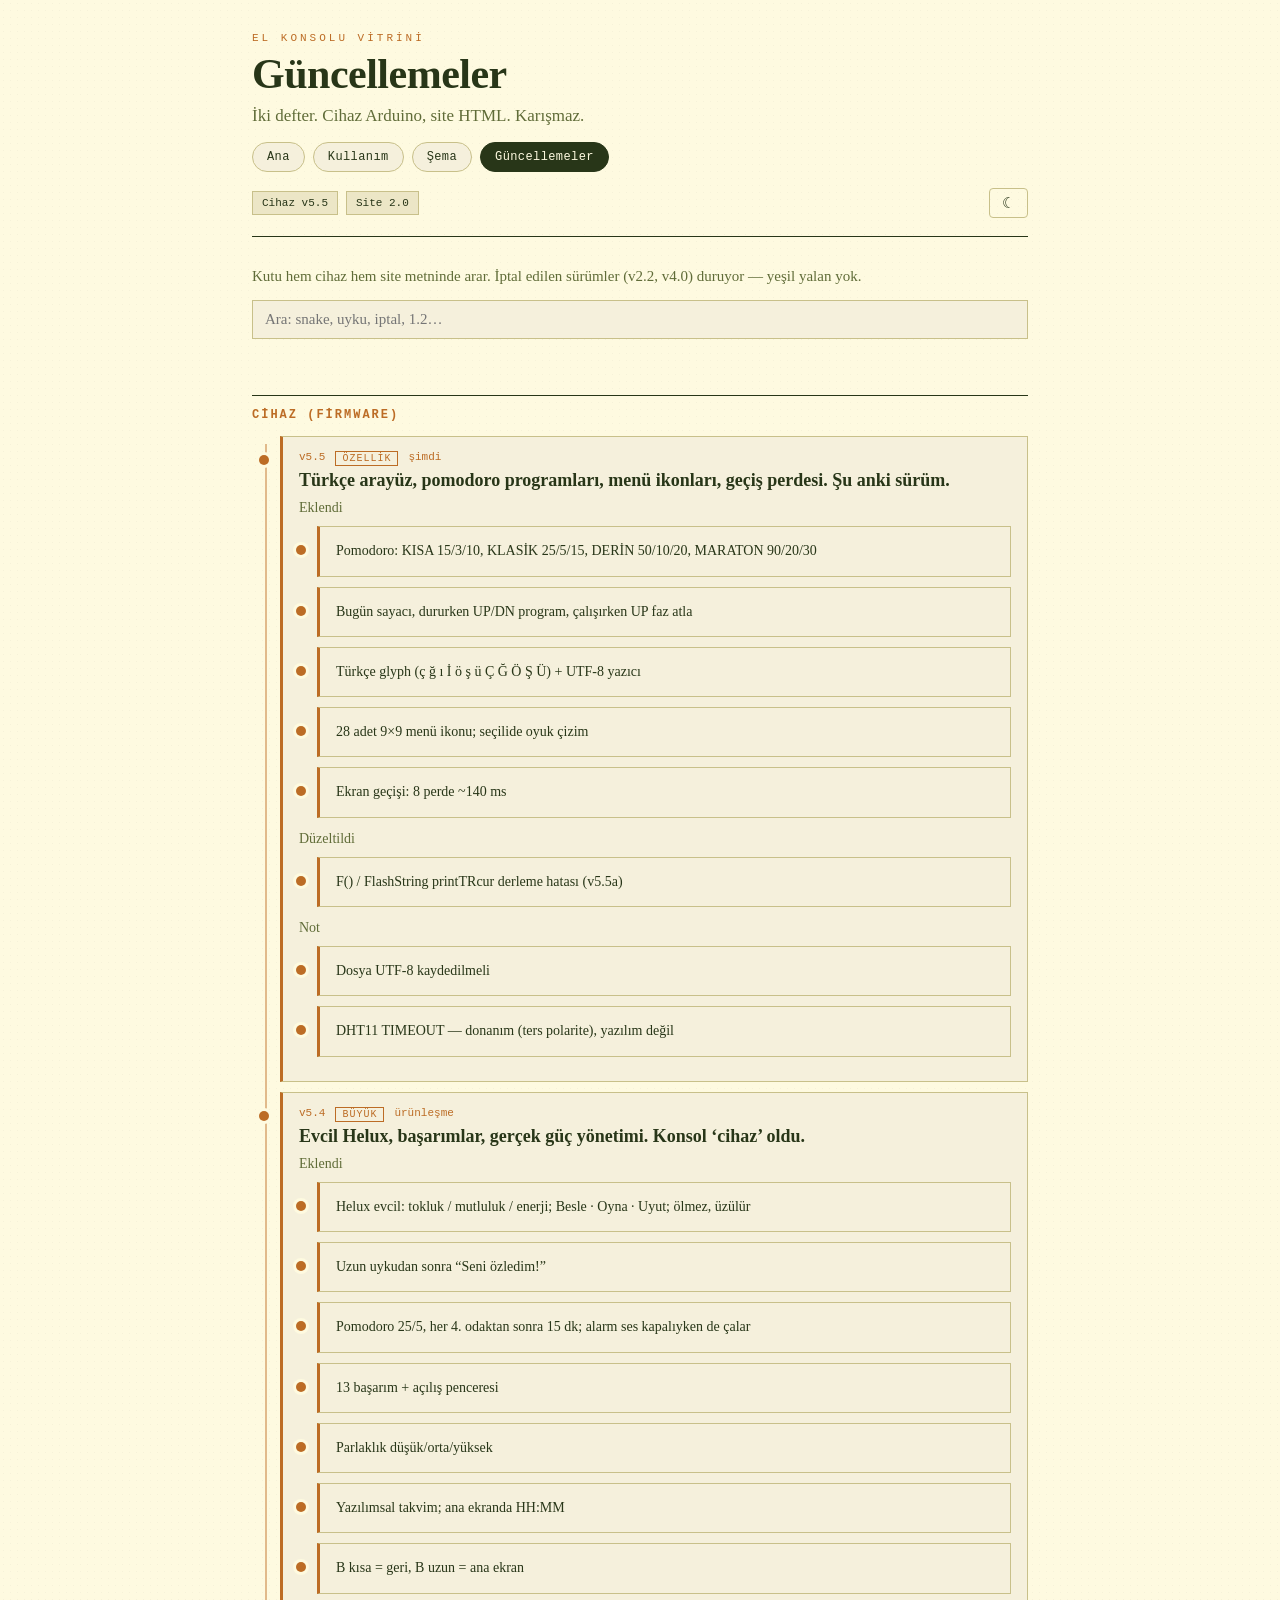
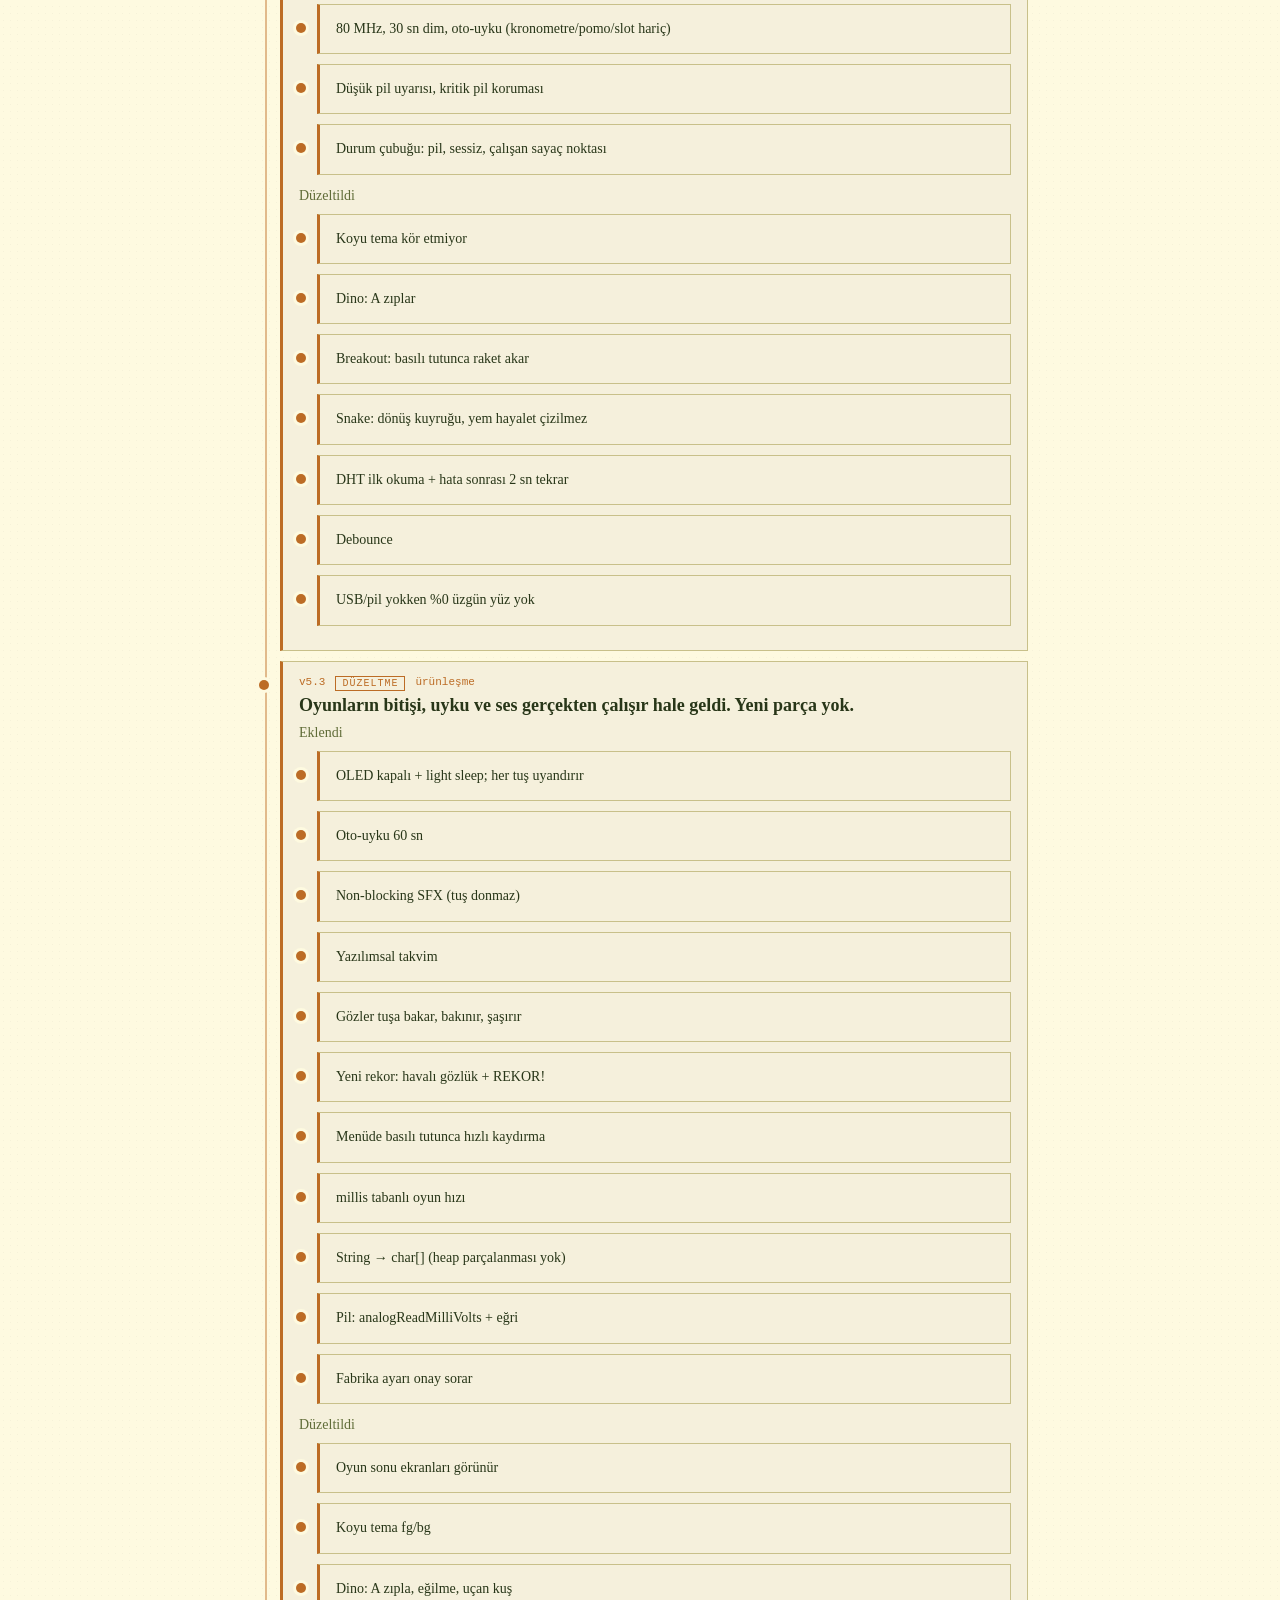
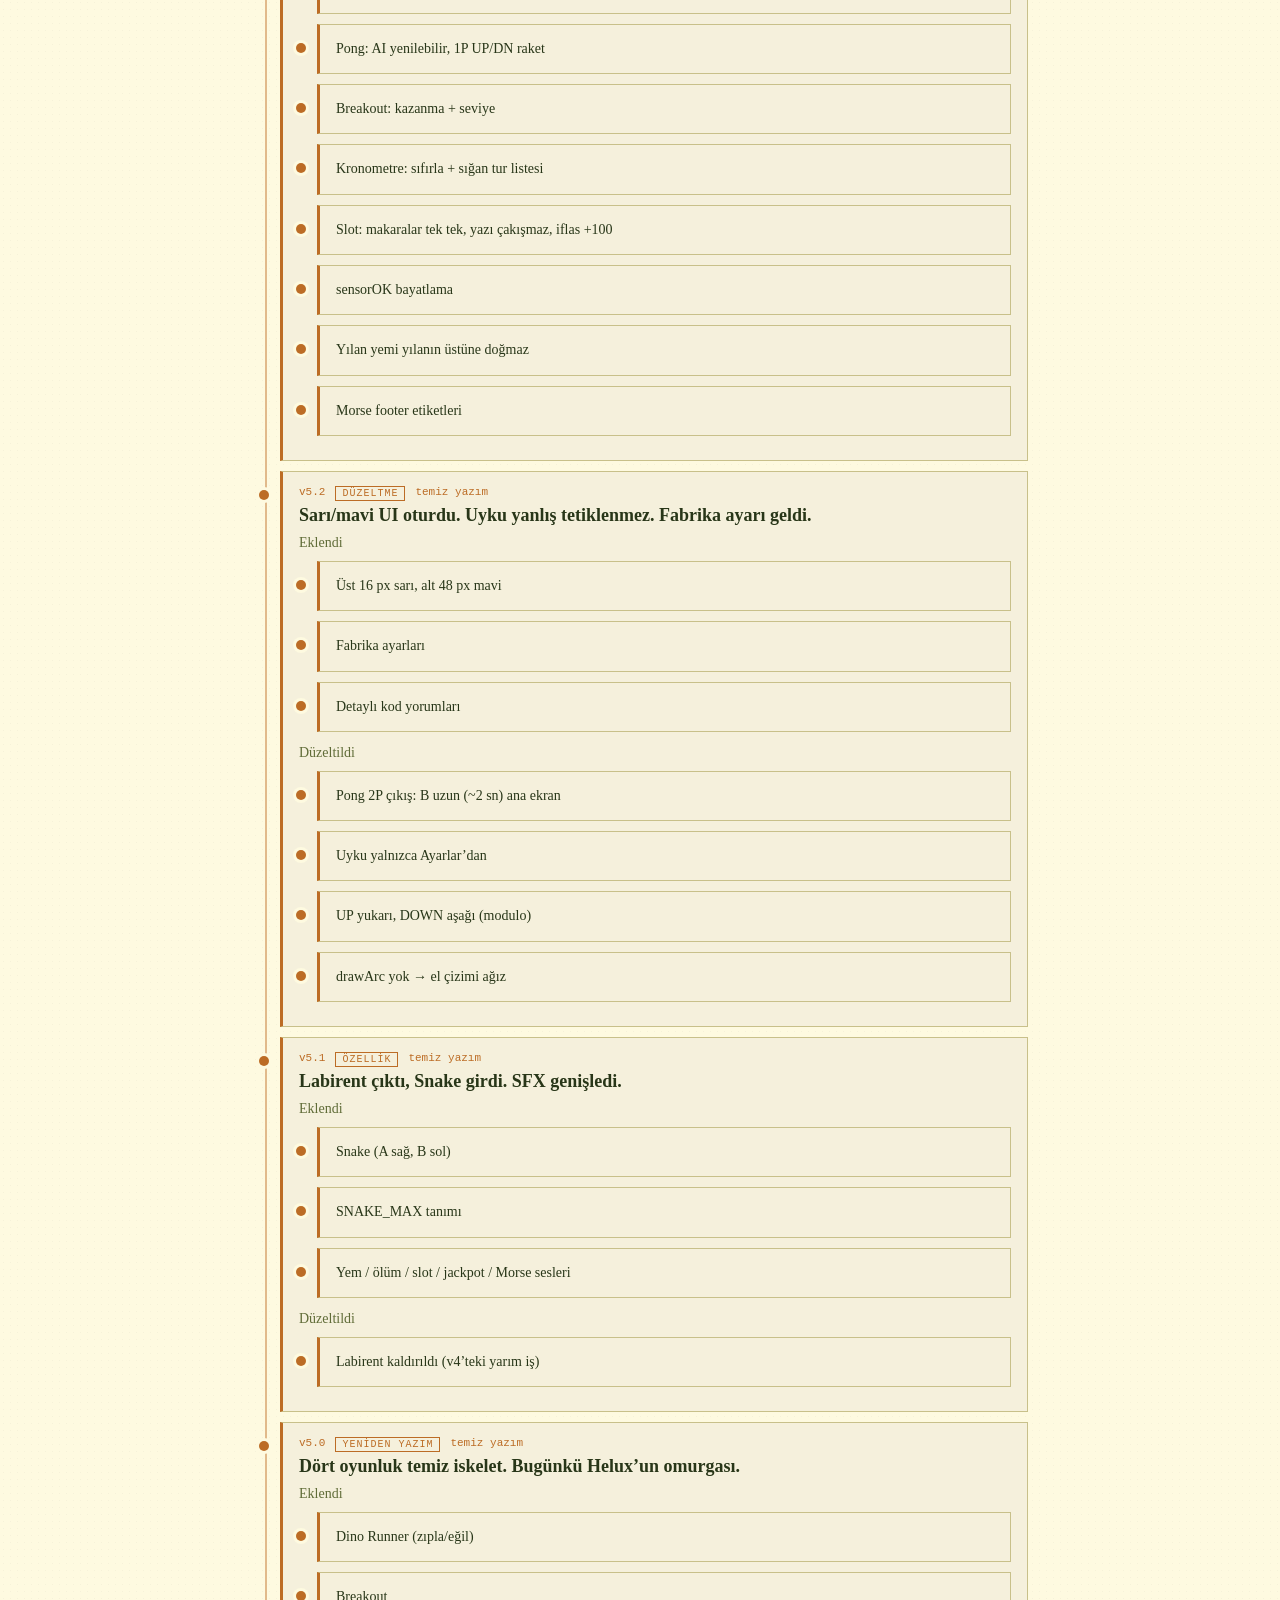
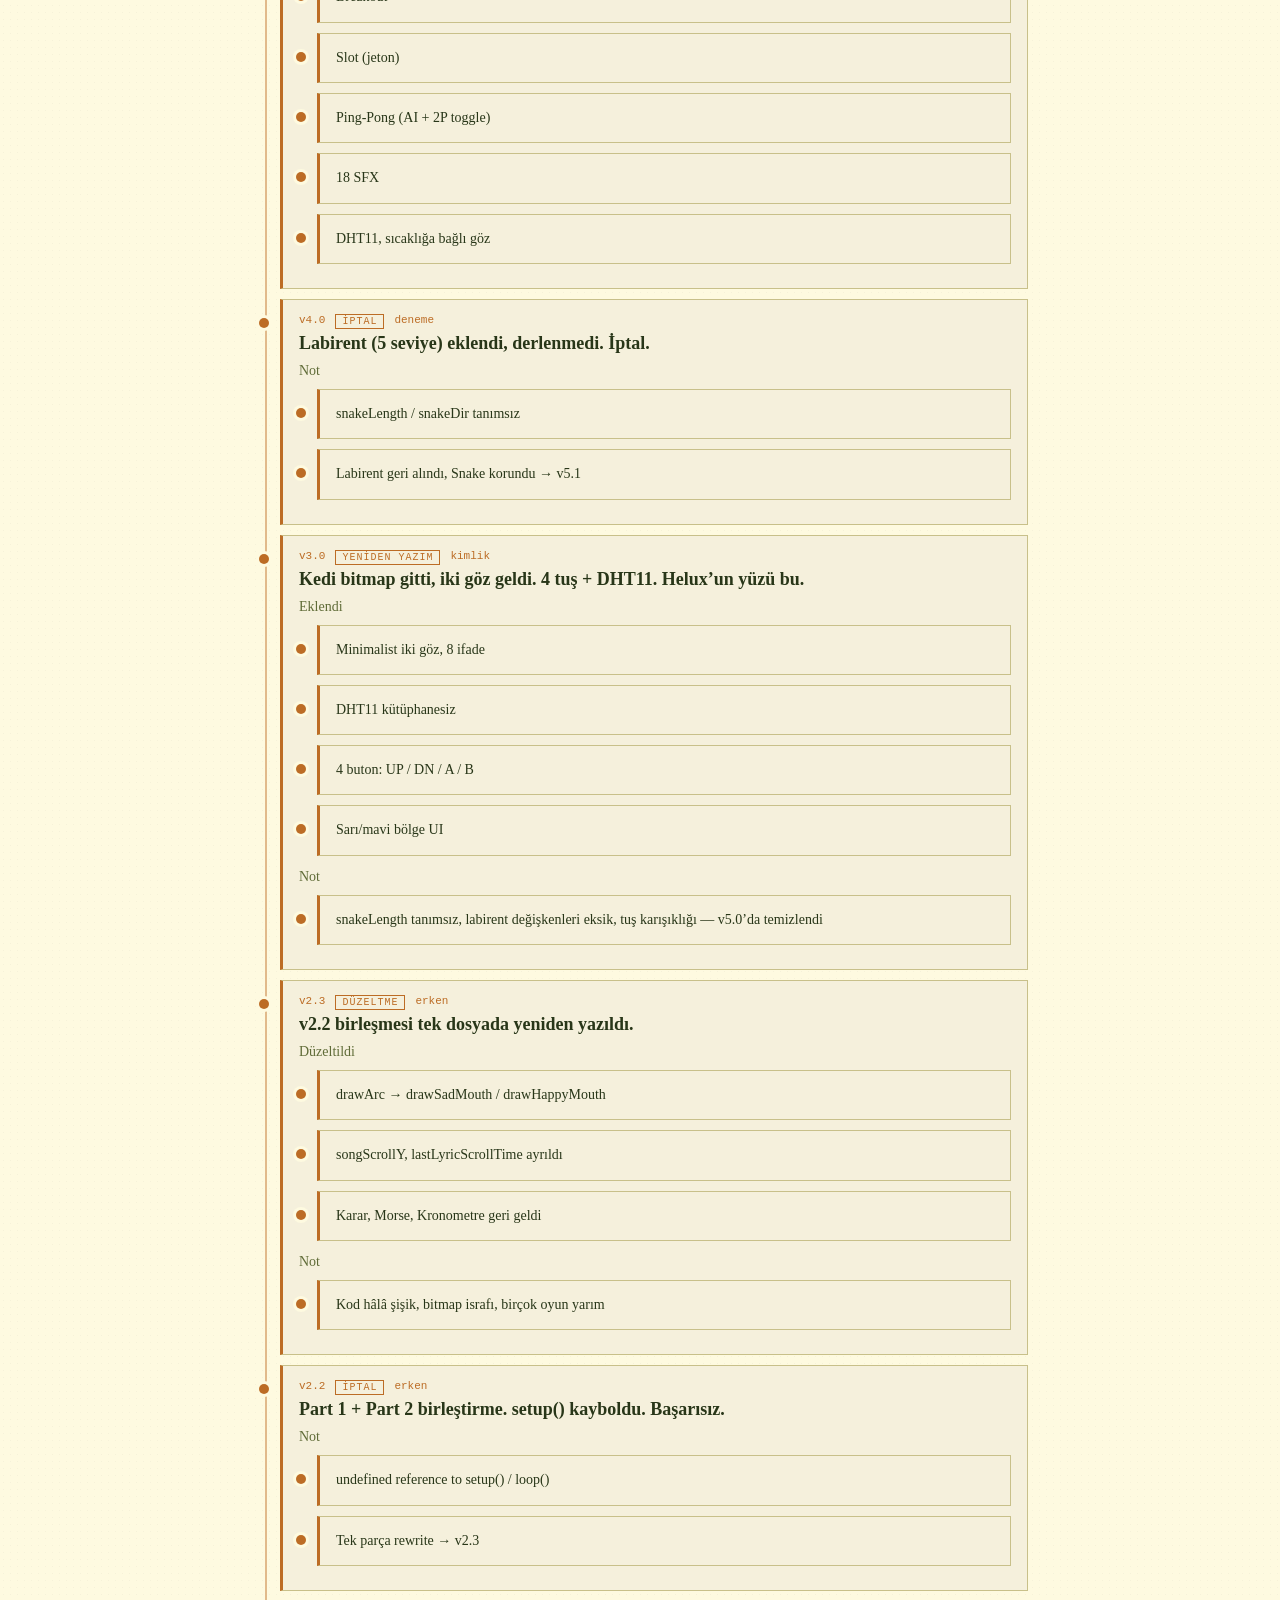
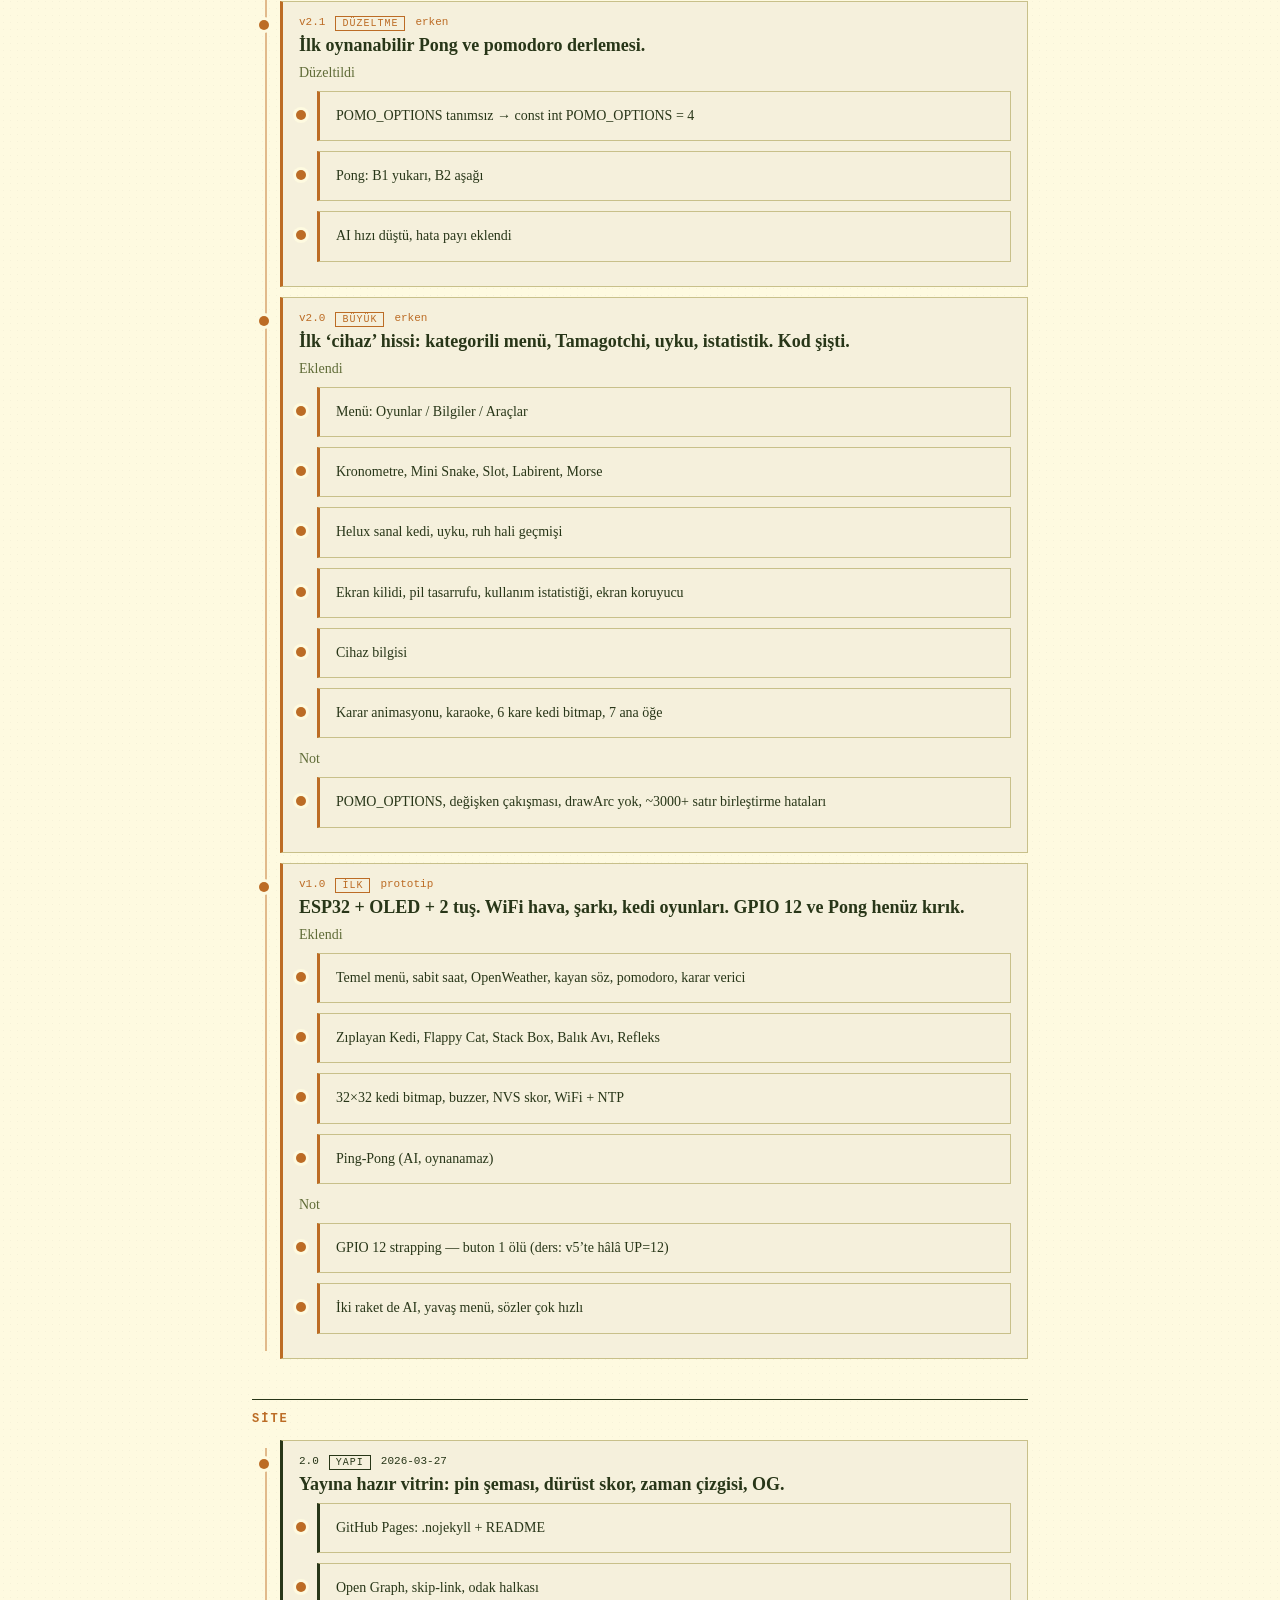
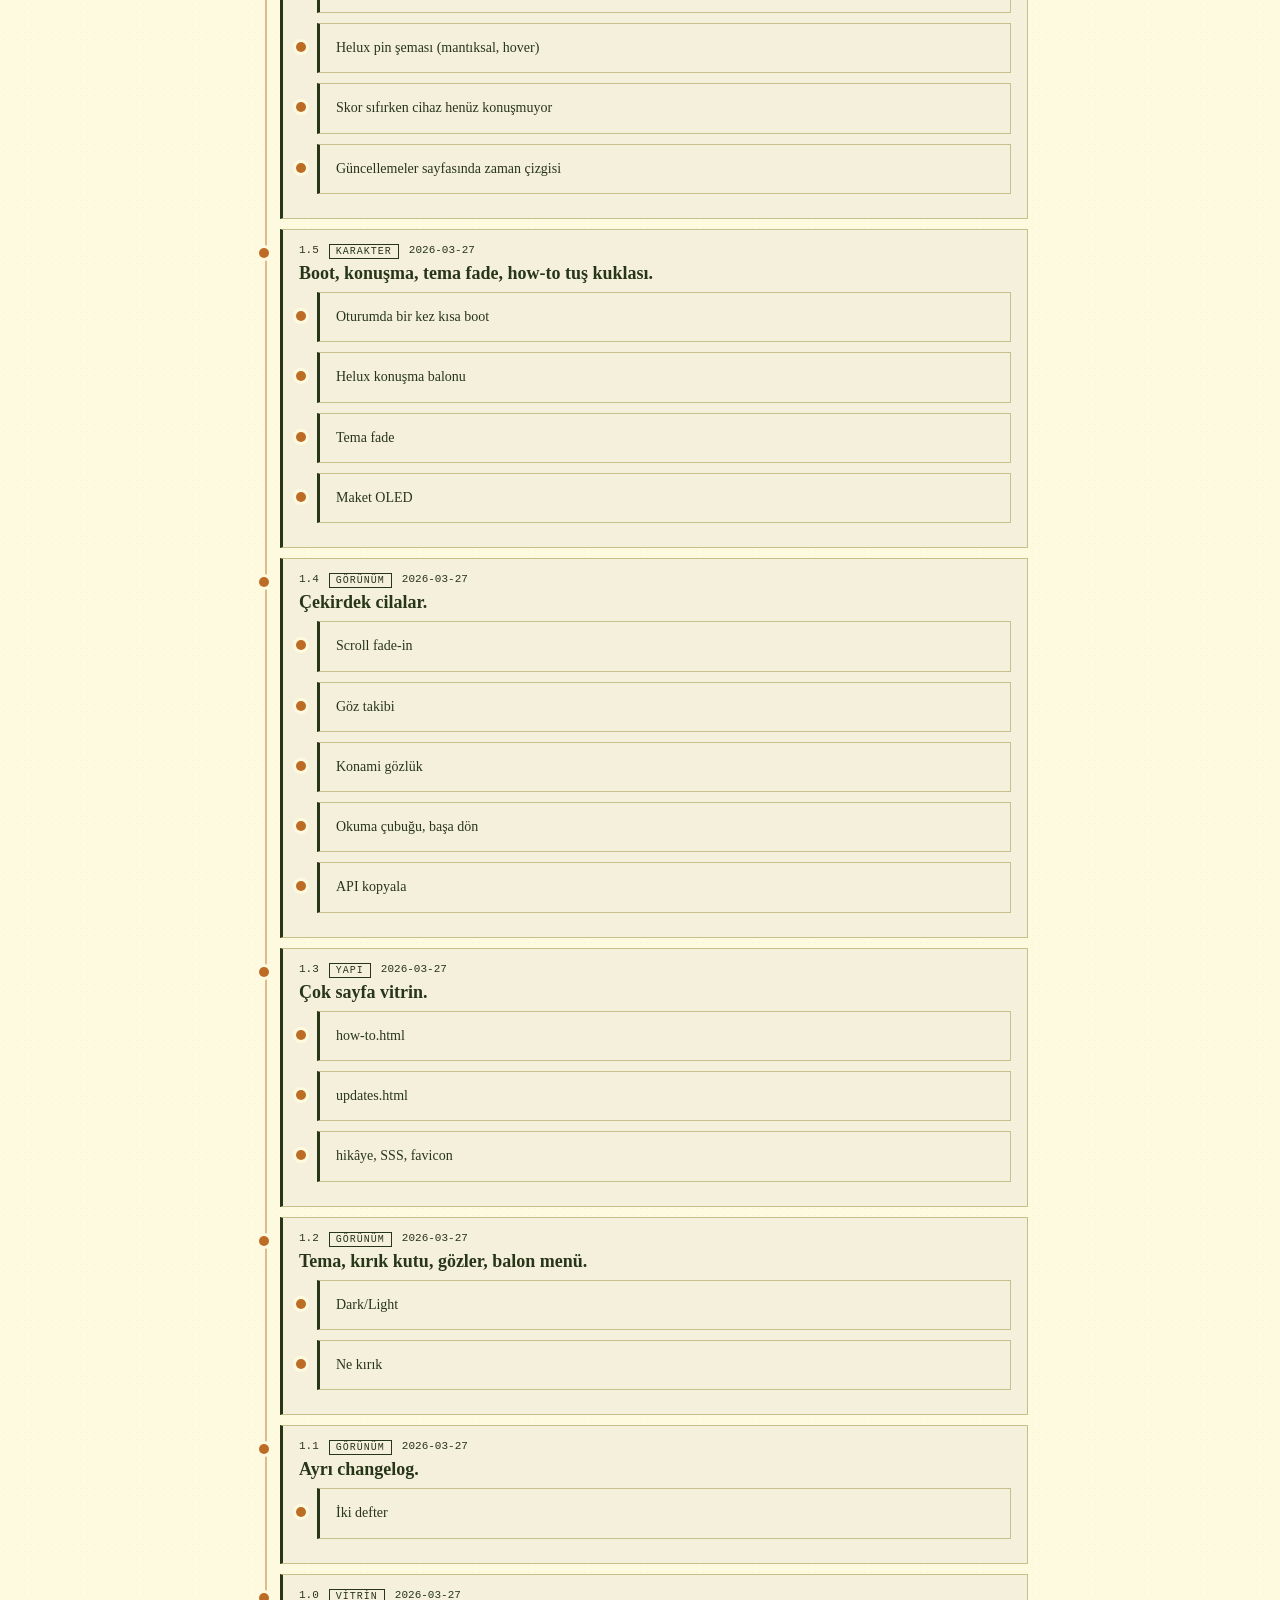
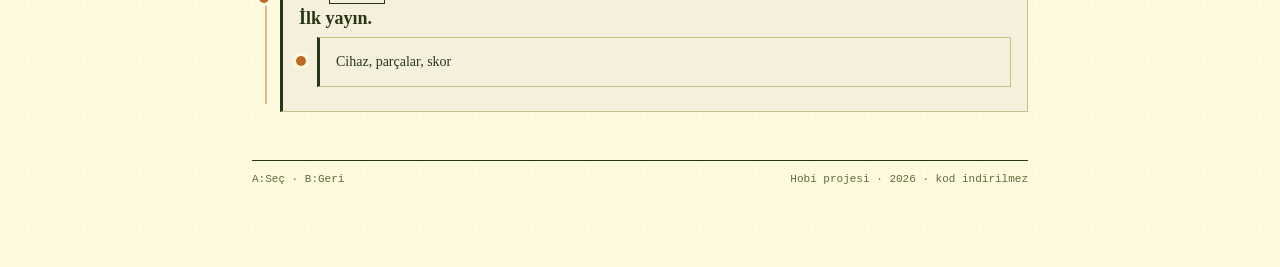
<file: updates.html>
<!DOCTYPE html>
<html lang="tr">
<head>
<meta charset="UTF-8">
<meta name="viewport" content="width=device-width, initial-scale=1">
<title>HELUX — Güncellemeler</title>
<meta name="description" content="HELUX cihaz ve site güncelleme defteri.">
<meta name="theme-color" content="#283618">
<meta property="og:title" content="HELUX — Güncellemeler">
<meta property="og:description" content="İki defter. Cihaz Arduino, site HTML.">
<meta property="og:type" content="website">
<meta property="og:image" content="og.svg">
<link rel="icon" href="favicon.svg" type="image/svg+xml">
<link rel="apple-touch-icon" href="favicon.svg">
<script>
(function(){
  var t = localStorage.getItem("helux-theme");
  if (!t) t = window.matchMedia("(prefers-color-scheme: dark)").matches ? "dark" : "light";
  document.documentElement.setAttribute("data-theme", t);
})();
</script>
<link rel="stylesheet" href="assets/style.css">
</head>
<body>
<a class="skip" href="#icerik">İçeriğe atla</a>
<div class="wrap" id="icerik" tabindex="-1">
  <header class="site">
    <div class="kicker">El konsolu vitrini</div>
    <h1>Güncellemeler</h1>
    <p class="sub">İki defter. Cihaz Arduino, site HTML. Karışmaz.</p>
        <nav class="bubbles">
      <a href="index.html">Ana</a>
      <a href="how-to.html">Kullanım</a>
      <a href="sema.html">Şema</a>
      <a class="active" href="updates.html">Güncellemeler</a>
    </nav>
    <div class="badges">
      <span class="badge">Cihaz v5.5</span>
      <span class="badge" id="pillWeb">Site 2.5</span>
      <button id="themeToggle" class="theme-btn" type="button" title="Light" aria-label="Tema: Light">☀</button>
    </div>
  </header>

  <p class="lead">Kutu hem cihaz hem site metninde arar. İptal edilen sürümler (v2.2, v4.0) duruyor — yeşil yalan yok.</p>
  <input class="search" id="updateSearch" type="search" placeholder="Ara: snake, uyku, iptal, 1.2…" autocomplete="off">

  <h2>Cihaz (firmware)</h2>
  <ul class="log timeline" id="fwLog"></ul>

  <h2>Site</h2>
  <ul class="log site timeline" id="webLog"></ul>

  <footer class="site">
    <span>A:Seç · B:Geri</span>
    <span>Hobi projesi · 2026 · kod indirilmez</span>
  </footer>
</div>
<script src="assets/site.js"></script>
</body>
</html>
</file>
<file: assets/style.css>
/* HELUX site 2.0 — tam dosya */

:root,
[data-theme="light"] {
  --bg: #fefae0;
  --paper: #f5f0dc;
  --head: #283618;
  --ink: #283618;
  --muted: #606c38;
  --line: #c8c08a;
  --accent: #bc6c25;
  --accent2: #dda15e;
  --chip: #ece6c6;
  --ok: #606c38;
  --off: #a04020;
  --eye-bg: #ffffff;
  --eye-dot: #283618;
}

[data-theme="dark"] {
  --bg: #0d0e14;
  --paper: #252933;
  --head: #ede7d4;
  --ink: #ddd4be;
  --muted: #908878;
  --line: #404556;
  --accent: #597d7c;
  --accent2: #386775;
  --chip: #20242e;
  --ok: #597d7c;
  --off: #bc6c25;
  --eye-bg: #c0b8a6;
  --eye-dot: #0d0e14;
}

* { box-sizing: border-box; margin: 0; padding: 0; }
html { scroll-behavior: smooth; }
html, body { background: var(--bg); color: var(--ink); }
body {
  min-height: 100vh;
  font-family: "Source Serif 4", "Iowan Old Style", Palatino, Georgia, serif;
  background-image: radial-gradient(rgba(0,0,0,.03) .6px, transparent .7px);
  background-size: 7px 7px;
}
.wrap { max-width: 820px; margin: 0 auto; padding: 32px 22px 80px; }
a { color: var(--accent); text-decoration: none; }
a:hover { color: var(--head); }

.kicker {
  font-family: ui-monospace, "Cascadia Mono", monospace;
  font-size: 11px; letter-spacing: 3px;
  text-transform: uppercase; color: var(--accent);
}
h1 {
  font-size: 42px; font-weight: 600; letter-spacing: -.5px;
  margin-top: 6px; color: var(--head);
}
h1 em { font-style: italic; color: var(--accent); }
.sub { color: var(--muted); margin-top: 8px; font-size: 17px; }

header.site {
  border-bottom: 1px solid var(--ink);
  padding-bottom: 18px; margin-bottom: 28px;
}

nav.bubbles {
  display: flex; flex-wrap: wrap; gap: 8px; margin-top: 16px;
}
nav.bubbles a {
  font-family: ui-monospace, "Cascadia Mono", monospace;
  font-size: 12px; letter-spacing: .4px;
  color: var(--ink); background: var(--paper);
  border: 1.5px solid var(--line);
  padding: 7px 14px; border-radius: 999px;
  transition: background .18s, color .18s, border-color .18s, transform .18s, box-shadow .18s;
}
nav.bubbles a:hover {
  transform: translateY(-2px);
  border-color: var(--accent); color: var(--accent);
  box-shadow: 0 3px 0 var(--accent);
}
nav.bubbles a:active { transform: none; box-shadow: none; }
nav.bubbles a.active {
  background: var(--ink); color: var(--bg);
  border-color: var(--ink); box-shadow: none; transform: none;
}
nav.bubbles a.active:hover {
  color: var(--bg); border-color: var(--ink);
  box-shadow: 0 3px 0 var(--accent); transform: translateY(-2px);
}

.badges {
  display: flex; flex-wrap: wrap; gap: 8px;
  margin-top: 16px; align-items: center;
}
.badge {
  font-family: ui-monospace, monospace;
  font-size: 11px; padding: 5px 9px;
  background: var(--chip); border: 1px solid var(--line);
}
.badge.on { background: var(--ok); color: #fff; border-color: var(--ok); }
.badge.off { color: var(--off); border-color: var(--off); }
.theme-btn {
  margin-left: auto; background: none;
  border: 1px solid var(--line); color: var(--ink);
  padding: 5px 12px; cursor: pointer; font-size: 15px; border-radius: 4px;
}
.theme-btn:hover { border-color: var(--accent); color: var(--accent); }

.hero {
  display: grid; grid-template-columns: 160px 1fr;
  gap: 24px; align-items: center; margin-bottom: 28px;
}
.face { display: flex; flex-direction: column; align-items: center; gap: 6px; position: relative; }
.eyes { display: flex; gap: 16px; }
.eye {
  width: 52px; height: 52px; border-radius: 50%;
  background: var(--eye-bg); position: relative; overflow: hidden;
  animation: blink 4.2s ease-in-out infinite;
}
[data-theme="dark"] .eye { box-shadow: 0 0 18px rgba(89,125,124,.25); }
.pupil {
  width: 18px; height: 18px; border-radius: 50%;
  background: var(--eye-dot); position: absolute; top: 50%; left: 50%;
  transform: translate(-50%,-50%);
}
.mouth {
  width: 26px; height: 12px;
  border: 2.5px solid var(--eye-dot); border-top: 0;
  border-radius: 0 0 14px 14px;
}
@keyframes blink {
  0%, 94%, 100% { transform: scaleY(1); }
  96.5% { transform: scaleY(.06); }
}

h2.hero-title {
  border: none; padding: 0; margin: 0 0 8px;
  font-family: inherit; font-size: 28px;
  letter-spacing: -.5px; text-transform: none;
  color: var(--head); font-weight: 600;
}
.lead { color: var(--muted); line-height: 1.55; font-size: 15px; margin-bottom: 12px; }
.en { font-size: 14px; color: var(--muted); font-style: italic; line-height: 1.5; }
.pills { display: flex; flex-wrap: wrap; gap: 8px; margin-top: 12px; }
.pill {
  font-family: ui-monospace, monospace; font-size: 11px;
  padding: 4px 8px; border: 1px solid var(--line); color: var(--muted);
}

.broken {
  border: 2px dashed var(--off);
  padding: 18px 20px; margin: 28px 0; background: var(--paper);
}
.broken h3 {
  font-family: ui-monospace, monospace; font-size: 11px;
  letter-spacing: 3px; text-transform: uppercase;
  color: var(--off); margin-bottom: 12px;
}
.broken li { color: var(--muted); font-size: 14px; line-height: 1.7; margin-left: 18px; }

h2 {
  font-family: ui-monospace, monospace;
  font-size: 12px; letter-spacing: 2px;
  text-transform: uppercase; color: var(--accent);
  margin: 40px 0 14px;
  border-top: 1px solid var(--ink); padding-top: 12px;
}

.grid {
  display: grid;
  grid-template-columns: repeat(auto-fill, minmax(180px, 1fr));
  gap: 10px;
}
.grid-3 { grid-template-columns: repeat(3, 1fr); }
.card {
  background: var(--paper); border: 1px solid var(--line); padding: 14px;
}
.card h3 { font-size: 15px; margin-bottom: 8px; color: var(--head); }
.card p, .card li { font-size: 14px; color: var(--muted); line-height: 1.45; }
.card ul { margin-left: 16px; }
.big { font-size: 28px; font-weight: 600; color: var(--accent); }
.who { font-size: 12px; color: var(--muted); margin-top: 4px; font-family: ui-monospace, monospace; }

.story p { margin-bottom: 12px; line-height: 1.65; font-size: 16px; }

table { width: 100%; border-collapse: collapse; font-size: 14px; }
th, td { text-align: left; padding: 8px 6px; border-bottom: 1px solid var(--line); }
th {
  font-family: ui-monospace, monospace; font-size: 11px;
  letter-spacing: 1px; text-transform: uppercase; color: var(--muted);
}

.log { list-style: none; }
.log li {
  background: var(--paper); border: 1px solid var(--line);
  border-left: 3px solid var(--accent);
  padding: 14px 16px; margin-bottom: 10px;
}
.log.site li { border-left-color: var(--head); }
.log .meta {
  font-family: ui-monospace, monospace; font-size: 11px;
  color: var(--accent); display: flex; gap: 10px; flex-wrap: wrap;
}
.log.site .meta { color: var(--head); }
.log h3 { font-size: 18px; margin: 4px 0 6px; color: var(--head); }
.log p { color: var(--muted); font-size: 14px; line-height: 1.5; }
.log ul { margin: 8px 0 0 18px; color: var(--ink); font-size: 14px; line-height: 1.45; }
.tag {
  display: inline-block; padding: 1px 6px; border: 1px solid currentColor;
  font-size: 10px; letter-spacing: 1px; text-transform: uppercase;
}

.ach { display: flex; gap: 10px; align-items: flex-start; }
.dot {
  width: 9px; height: 9px; margin-top: 5px;
  border: 1px solid var(--muted); flex-shrink: 0;
}
.dot.yes { background: var(--ok); border-color: var(--ok); }

.api {
  background: var(--paper); border: 1px dashed var(--line);
  padding: 36px 14px 14px; font-size: 13px; color: var(--muted);
  line-height: 1.6; font-family: ui-monospace, monospace;
  position: relative;
}
.api code { color: var(--accent); }

details.faq {
  background: var(--paper); border: 1px solid var(--line);
  padding: 10px 14px; margin-bottom: 8px;
}
details.faq summary {
  cursor: pointer; font-weight: 600; color: var(--head);
}
details.faq p { margin-top: 8px; color: var(--muted); line-height: 1.5; }

.keys td:first-child {
  font-family: ui-monospace, monospace; white-space: nowrap; color: var(--accent);
}

.search {
  width: 100%; padding: 10px 12px; margin-bottom: 16px;
  border: 1px solid var(--line); background: var(--paper); color: var(--ink);
  font: inherit; font-size: 15px;
}
.search:focus { outline: 2px solid var(--accent); border-color: var(--accent); }
.hidden { display: none !important; }
.more { margin-top: 12px; font-size: 14px; }

footer.site {
  margin-top: 48px; border-top: 1px solid var(--ink);
  padding-top: 12px; display: flex; justify-content: space-between; gap: 12px;
  font-family: ui-monospace, monospace; font-size: 11px; color: var(--muted);
}

.lost { text-align: center; padding: 60px 0; }
.lost h1 { font-size: 28px; margin: 18px 0 8px; }

@media (max-width: 700px) {
  h1 { font-size: 32px; }
  .hero, .grid-3 { grid-template-columns: 1fr; }
  .face { margin: 0 auto; }
  footer.site { flex-direction: column; }
  nav.bubbles a { padding: 6px 12px; font-size: 11px; }
}

::selection { background: var(--accent); color: var(--bg); }

#readBar {
  position: fixed; top: 0; left: 0; height: 2px; width: 0;
  background: var(--accent); z-index: 200;
  pointer-events: none;
}

#toTop {
  position: fixed; right: 18px; bottom: 18px; z-index: 180;
  width: 40px; height: 40px; border-radius: 50%;
  border: 1px solid var(--line); background: var(--paper); color: var(--ink);
  font-size: 18px; cursor: pointer; opacity: 0; pointer-events: none;
  transition: opacity .2s, transform .2s;
}
#toTop.show { opacity: 1; pointer-events: auto; }
#toTop:hover { border-color: var(--accent); color: var(--accent); transform: translateY(-2px); }

.reveal {
  opacity: 0; transform: translateY(14px);
  transition: opacity .5s ease, transform .5s ease;
}
.reveal.in { opacity: 1; transform: none; }

h1.glitch { position: relative; }
h1.glitch:hover,
.badge:hover {
  animation: helux-glitch .28s steps(2, end);
}
@keyframes helux-glitch {
  0% { text-shadow: 2px 0 var(--accent), -2px 0 var(--ok); }
  25% { transform: translate(-1px, 1px); }
  50% { text-shadow: -2px 0 var(--accent2), 2px 0 var(--ok); transform: translate(1px, -1px); }
  100% { text-shadow: none; transform: none; }
}

.shades {
  position: absolute; top: 12px; left: 50%;
  width: 118px; height: 22px; margin-left: -59px;
  opacity: 0; pointer-events: none;
  transition: opacity .35s ease;
  z-index: 2;
}
.face.cool .shades { opacity: 1; }
.shades span {
  position: absolute; top: 0; width: 50px; height: 20px;
  border: 3px solid var(--eye-dot); border-radius: 7px;
  background: rgba(13, 14, 20, .62);
}
.shades span:first-child { left: 0; }
.shades span:last-child { right: 0; }
.shades i {
  position: absolute; top: 8px; left: 50px; right: 50px; height: 3px;
  background: var(--eye-dot);
}

.ach-bar-wrap {
  height: 6px; background: var(--chip); border: 1px solid var(--line);
  margin-bottom: 12px; overflow: hidden;
}
.ach-bar {
  height: 100%; width: 0; background: var(--ok);
  transition: width .6s ease;
}
.ach-bar-label {
  font-family: ui-monospace, monospace; font-size: 11px;
  color: var(--muted); margin-bottom: 6px;
}

.copy-api {
  position: absolute; top: 8px; right: 8px;
  font-family: ui-monospace, monospace; font-size: 11px;
  background: var(--chip); color: var(--ink); border: 1px solid var(--line);
  padding: 4px 8px; cursor: pointer;
}
.copy-api:hover { border-color: var(--accent); color: var(--accent); }
.copy-api.ok { color: var(--ok); border-color: var(--ok); }

#lightbox {
  position: fixed; inset: 0; z-index: 300;
  background: rgba(13, 14, 20, .88);
  display: flex; align-items: center; justify-content: center;
  padding: 24px;
}
#lightbox[hidden] { display: none !important; }
#lightbox img { max-width: 100%; max-height: 90vh; border: 1px solid var(--line); }
#lightbox .lb-close {
  position: absolute; top: 16px; right: 18px;
  background: none; border: 0; color: var(--head);
  font-size: 28px; cursor: pointer;
}

html.theme-anim,
html.theme-anim body,
html.theme-anim .card,
html.theme-anim header.site,
html.theme-anim .badge,
html.theme-anim nav.bubbles a,
html.theme-anim .broken,
html.theme-anim .api {
  transition: background-color .28s ease, color .28s ease, border-color .28s ease;
}

.talk {
  margin-top: 10px;
  max-width: 160px;
  background: var(--paper);
  border: 1.5px solid var(--line);
  border-radius: 12px 12px 12px 4px;
  padding: 8px 10px;
  font-size: 13px;
  line-height: 1.35;
  color: var(--ink);
  cursor: pointer;
  text-align: center;
}
.talk::before {
  content: "";
  display: block;
  width: 8px; height: 8px;
  background: var(--paper);
  border-left: 1.5px solid var(--line);
  border-top: 1.5px solid var(--line);
  transform: rotate(45deg);
  margin: -13px auto 6px;
}

#boot {
  position: fixed; inset: 0; z-index: 400;
  background: #0d0e14; color: #ede7d4;
  display: flex; flex-direction: column;
  align-items: center; justify-content: center; gap: 18px;
  font-family: ui-monospace, monospace;
}
#boot.out {
  opacity: 0; pointer-events: none;
  transition: opacity .45s ease;
}
.boot-eyes { display: flex; gap: 22px; }
.boot-eye {
  width: 56px; height: 4px; background: #ede7d4; border-radius: 2px;
  transition: height .45s ease, border-radius .45s ease, background .45s;
}
#boot.open .boot-eye {
  height: 56px; border-radius: 50%; background: #c0b8a6;
  position: relative;
}
#boot.open .boot-eye::after {
  content: ""; position: absolute; width: 16px; height: 16px;
  border-radius: 50%; background: #0d0e14;
  top: 50%; left: 50%; transform: translate(-50%, -50%);
}
.boot-word { letter-spacing: 6px; font-size: 14px; color: #597d7c; }
.boot-skip {
  position: absolute; bottom: 24px;
  background: none; border: 1px solid #404556; color: #908878;
  padding: 6px 12px; cursor: pointer; font: inherit; font-size: 11px;
}

.puppet { margin: 8px 0 28px; }
.oled {
  width: 280px; max-width: 100%;
  background: #0a0a0a; color: #d8e8ff;
  border: 4px solid #3a3a3a; border-radius: 6px;
  font-family: ui-monospace, monospace; font-size: 12px;
  overflow: hidden;
}
.oled-y {
  background: #1a1808; color: #f5d76e;
  padding: 6px 8px; border-bottom: 1px solid #f5d76e;
  display: flex; justify-content: space-between;
}
.oled-b { min-height: 88px; padding: 8px; color: #9ec4ff; }
.oled-f {
  border-top: 1px solid #3a5080; padding: 6px 8px;
  color: #7aa0d8; font-size: 11px;
}
.oled-eyes { text-align: center; font-size: 22px; letter-spacing: 12px; padding: 10px 0 4px; }
.oled-center { text-align: center; padding-top: 8px; }
.oled-row { padding: 3px 4px; white-space: pre; }
.oled-row.on { background: #9ec4ff; color: #0a0a0a; }
.pads {
  display: flex; gap: 8px; margin-top: 12px; flex-wrap: wrap;
}
.pads button {
  font-family: ui-monospace, monospace;
  min-width: 52px; padding: 8px 10px;
  border: 1.5px solid var(--line); background: var(--paper); color: var(--ink);
  border-radius: 8px; cursor: pointer;
}
.pads button:hover { border-color: var(--accent); color: var(--accent); }
.pads button:active { transform: translateY(1px); }

.skip {
  position: absolute; left: 12px; top: -48px; z-index: 500;
  background: var(--ink); color: var(--bg);
  padding: 8px 12px; font-family: ui-monospace, monospace; font-size: 12px;
}
.skip:focus { top: 12px; }

:focus-visible {
  outline: 2px solid var(--accent);
  outline-offset: 2px;
}

.score-mute { opacity: .72; }

.pins {
  display: grid;
  grid-template-columns: 1fr minmax(88px, 110px) 1fr;
  gap: 6px 10px;
  align-items: stretch;
  margin-top: 8px;
}
.pins-chip {
  grid-column: 2;
  grid-row: 1 / span 7;
  background: var(--ink); color: var(--bg);
  display: flex; flex-direction: column;
  align-items: center; justify-content: center;
  gap: 6px; text-align: center;
  font-family: ui-monospace, monospace; font-size: 10px;
  letter-spacing: 1px; padding: 12px 6px;
  border-radius: 4px;
}
.pins-chip strong { font-size: 12px; letter-spacing: 2px; }
.pin {
  display: flex; align-items: center; gap: 8px;
  padding: 7px 8px;
  background: var(--paper); border: 1px solid var(--line);
  font-family: ui-monospace, monospace; font-size: 12px;
  color: var(--ink);
}
.pin.left { justify-content: flex-end; text-align: right; }
.pin .gpio { color: var(--accent); min-width: 2.2em; }
.pin .hole {
  width: 9px; height: 9px; border-radius: 50%;
  background: var(--accent); flex-shrink: 0;
}
.pin.dead { border-style: dashed; color: var(--muted); }
.pin.dead .hole { background: var(--off); }
.pin.warn .hole { background: var(--accent2); }
.pin:hover, .pin:focus-visible {
  border-color: var(--accent);
  box-shadow: 0 2px 0 var(--accent);
}
.pin small { display: block; font-size: 10px; color: var(--muted); font-weight: 400; }

.log.timeline { position: relative; margin-left: 10px; padding-left: 18px; }
.log.timeline::before {
  content: "";
  position: absolute; left: 3px; top: 8px; bottom: 8px;
  width: 2px; background: var(--accent); opacity: .45;
}
.log.timeline li { position: relative; }
.log.timeline li::before {
  content: "";
  position: absolute; left: -24px; top: 18px;
  width: 10px; height: 10px; border-radius: 50%;
  background: var(--accent);
  box-shadow: 0 0 0 3px var(--bg);
}

@media (max-width: 640px) {
  .pins { grid-template-columns: 1fr; }
  .pins-chip { grid-column: 1; grid-row: auto; padding: 10px; }
  .pin.left { justify-content: flex-start; text-align: left; }
}

@media (prefers-reduced-motion: reduce) {
  .eye, h1.glitch:hover, .badge:hover { animation: none !important; }
  .pupil, .reveal, #toTop, .ach-bar, .shades { transition: none !important; }
  .reveal { opacity: 1; transform: none; }
  html.theme-anim, html.theme-anim body, #boot.out, .boot-eye { transition: none !important; }
}
</file>
